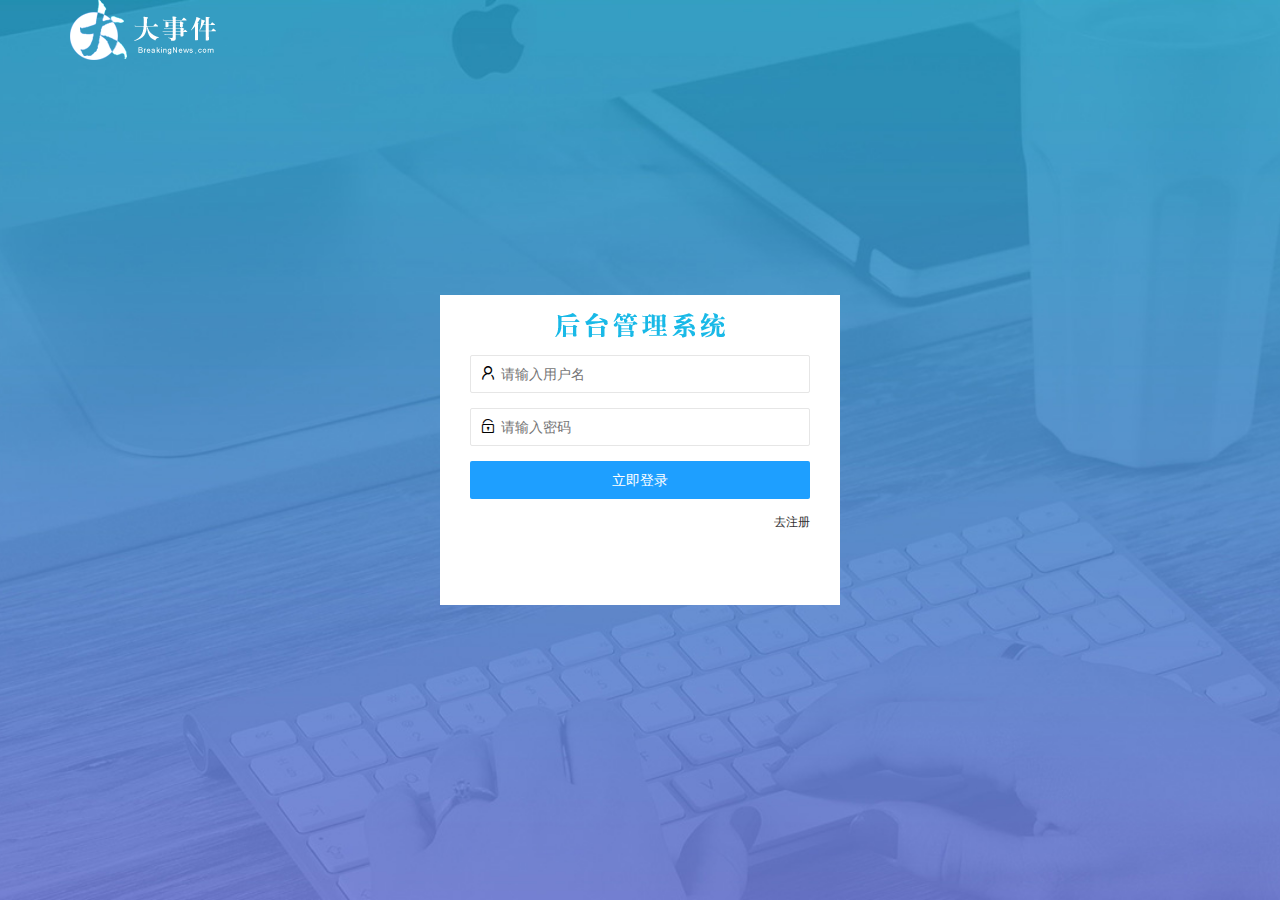
<file: login.html>
<!DOCTYPE html>
<html lang="en">
<head>
    <meta charset="UTF-8">
    <meta http-equiv="X-UA-Compatible" content="IE=edge">
    <meta name="viewport" content="width=device-width, initial-scale=1.0">
    <title>大事件-登录/注册</title>
    <link rel="stylesheet" href="./assets/css/login.css">
    <link rel="stylesheet" href="./assets/lib/layui/css/layui.css">
</head>
<body>
    <!-- 头部的logo区域 -->
    <div class="layui-main">
    <img src="./assets/images/logo.png" alt="">
    </div>      
    <!-- 登录的注册区域 -->
     <div class="loginAndRegBox">
         <div class="title-box"></div>
         <!-- 登录的div -->
         <div class="login-box">
            <!-- 登录的标签 *********************-->
            <form class="layui-form" id="form_login">
                <!-- 用户名 -->
                <div class="layui-form-item">
                    <i class="layui-icon layui-icon-username"></i>
                    <input type="text" name="username" required  lay-verify="required" placeholder="请输入用户名" autocomplete="off" class="layui-input">
                </div>
                <!-- 密码 -->
                <div class="layui-form-item">
                    <i class="layui-icon layui-icon-password"></i>
                    <input type="password" name="password" required  lay-verify="required|pwd" placeholder="请输入密码" autocomplete="off" class="layui-input">
                </div>
                <!-- 登录按钮 -->
                <div class="layui-form-item">
                    <!-- 注意:表单的提交按钮和普通按钮的区别,就是lay-submit 属性 -->
                    <button class="layui-btn layui-btn-fluid layui-btn layui-btn-normal" lay-submit >立即登录</button>
                   
                </div>
                <div class="layui-form-item links">
                    <a href="javascript:;" id="link_reg">去注册</a>
                </div>
                </form>
              <!-- javascript 这样不会发生跳转 -->
         </div>
         <!-- 注册的div************************** -->
         <div class="reg-box">
            <form class="layui-form" id="form_reg">
                <!-- 用户名 -->
                <div class="layui-form-item">
                    <i class="layui-icon layui-icon-username"></i>
                    <input type="text" name="username" required  lay-verify="required" placeholder="请输入用户名" autocomplete="off" class="layui-input">
                </div>
                <!-- 密码 -->
                <div class="layui-form-item">
                    <i class="layui-icon layui-icon-password"></i>
                    <input type="password" name="password" required  lay-verify="required|pwd" placeholder="请输入密码" autocomplete="off" class="layui-input">
                </div>
                <!-- 密码确认 -->
                <div class="layui-form-item">
                    <i class="layui-icon layui-icon-password"></i>
                    <input type="password" name="repassword" required  lay-verify="required|pwd|repwd" placeholder="再次确认密码" autocomplete="off" class="layui-input">
                </div>
                <!-- 登录按钮 -->
                <div class="layui-form-item">
                    <!-- 注意:表单的提交按钮和普通按钮的区别,就是lay-submit 属性 -->
                    <button class="layui-btn layui-btn-fluid layui-btn layui-btn-normal" lay-submit >注册</button>
                   
                </div>
                <div class="layui-form-item links">
                    <a href="javascript:;" id="link_login">去登录</a>
                </div>
                </form>
              
         </div>
     </div>
    <!-- 导入layui的js文件 -->
   <script src="./assets/lib/layui/layui.all.js"></script>
    <!-- 导入jquery -->
     <script src="./assets/lib/jquery.js"></script>
     <script src="./assets/js/BaseApi.js"></script>
     <!-- 导入自己的脚本 -->
     <script src="./assets/js/login.js"></script>
</body>
</html>
</file>
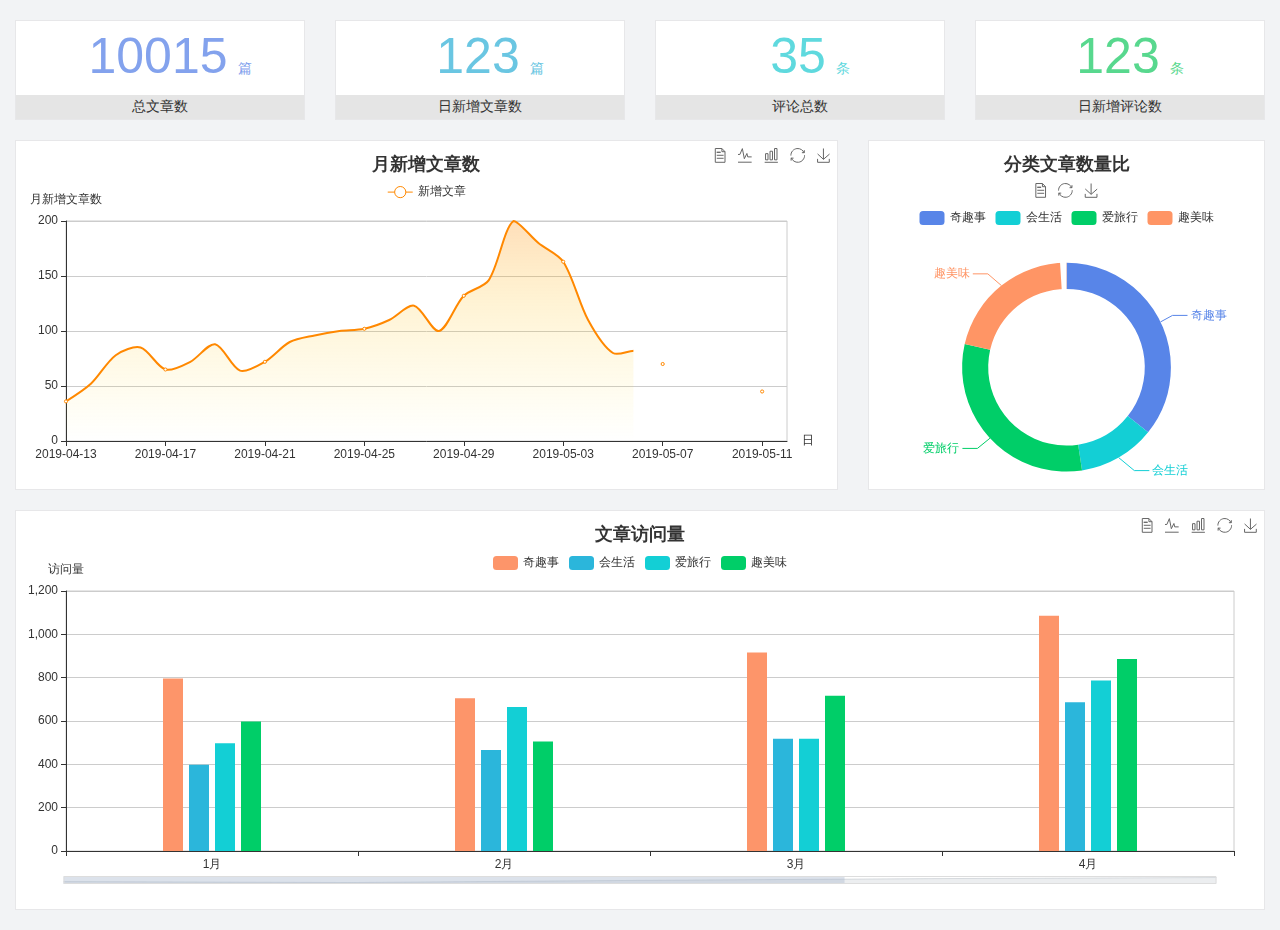
<file: home/dashboard.html>
<!DOCTYPE html>
<html lang="en">

<head>
  <meta charset="UTF-8">
  <meta name="viewport" content="width=device-width, initial-scale=1.0">
  <meta http-equiv="X-UA-Compatible" content="ie=edge">
  <title>图表统计</title>
  <link rel="stylesheet" href="../../assets/lib/bootstrap.css" />
  <link rel="stylesheet" href="../../assets/lib/main.css" />
  <script src="../../assets/lib/jquery.js"></script>
  <script type="text/javascript" src="../../assets/lib/echarts.min.js"></script>
</head>

<body>
  <div class="container-fluid">
    <div class="row spannel_list">
      <div class="col-sm-3 col-xs-6">
        <div class="spannel">
          <em>10015</em><span>篇</span>
          <b>总文章数</b>
        </div>
      </div>
      <div class="col-sm-3 col-xs-6">
        <div class="spannel scolor01">
          <em>123</em><span>篇</span>
          <b>日新增文章数</b>
        </div>
      </div>
      <div class="col-sm-3 col-xs-6">
        <div class="spannel scolor02">
          <em>35</em><span>条</span>
          <b>评论总数</b>
        </div>
      </div>
      <div class="col-sm-3 col-xs-6">
        <div class="spannel scolor03">
          <em>123</em><span>条</span>
          <b>日新增评论数</b>
        </div>
      </div>
    </div>
  </div>

  <div class="container-fluid">
    <div class="row curve-pie">
      <div class="col-lg-8 col-md-8">
        <div class="gragh_pannel" id="curve_show"></div>
      </div>
      <div class="col-lg-4 col-md-4">
        <div class="gragh_pannel" id="pie_show"></div>
      </div>
    </div>
  </div>

  <div class="container-fluid">
    <div class="column_pannel" id="column_show"></div>
  </div>

  <script>
    var oChart = echarts.init(document.getElementById('curve_show'));
    var aList_all = [
      { 'count': 36, 'date': '2019-04-13' },
      { 'count': 52, 'date': '2019-04-14' },
      { 'count': 78, 'date': '2019-04-15' },
      { 'count': 85, 'date': '2019-04-16' },
      { 'count': 65, 'date': '2019-04-17' },
      { 'count': 72, 'date': '2019-04-18' },
      { 'count': 88, 'date': '2019-04-19' },
      { 'count': 64, 'date': '2019-04-20' },
      { 'count': 72, 'date': '2019-04-21' },
      { 'count': 90, 'date': '2019-04-22' },
      { 'count': 96, 'date': '2019-04-23' },
      { 'count': 100, 'date': '2019-04-24' },
      { 'count': 102, 'date': '2019-04-25' },
      { 'count': 110, 'date': '2019-04-26' },
      { 'count': 123, 'date': '2019-04-27' },
      { 'count': 100, 'date': '2019-04-28' },
      { 'count': 132, 'date': '2019-04-29' },
      { 'count': 146, 'date': '2019-04-30' },
      { 'count': 200, 'date': '2019-05-01' },
      { 'count': 180, 'date': '2019-05-02' },
      { 'count': 163, 'date': '2019-05-03' },
      { 'count': 110, 'date': '2019-05-04' },
      { 'count': 80, 'date': '2019-05-05' },
      { 'count': 82, 'date': '2019-05-06' },
      { 'count': 70, 'date': '2019-05-07' },
      { 'count': 65, 'date': '2019-05-08' },
      { 'count': 54, 'date': '2019-05-09' },
      { 'count': 40, 'date': '2019-05-10' },
      { 'count': 45, 'date': '2019-05-11' },
      { 'count': 38, 'date': '2019-05-12' },
    ];

    let aCount = [];
    let aDate = [];

    for (var i = 0; i < aList_all.length; i++) {
      aCount.push(aList_all[i].count);
      aDate.push(aList_all[i].date);
    }

    var chartopt = {
      title: {
        text: '月新增文章数',
        left: 'center',
        top: '10'
      },
      tooltip: {
        trigger: 'axis'
      },
      legend: {
        data: ['新增文章'],
        top: '40'
      },
      toolbox: {
        show: true,
        feature: {
          mark: { show: true },
          dataView: { show: true, readOnly: false },
          magicType: { show: true, type: ['line', 'bar'] },
          restore: { show: true },
          saveAsImage: { show: true }
        }
      },
      calculable: true,
      xAxis: [
        {
          name: '日',
          type: 'category',
          boundaryGap: false,
          data: aDate
        }
      ],
      yAxis: [
        {
          name: '月新增文章数',
          type: 'value'
        }
      ],
      series: [
        {
          name: '新增文章',
          type: 'line',
          smooth: true,
          itemStyle: { normal: { areaStyle: { type: 'default' }, color: '#f80' }, lineStyle: { color: '#f80' } },
          data: aCount
        }],
      areaStyle: {
        normal: {
          color: new echarts.graphic.LinearGradient(0, 0, 0, 1, [{
            offset: 0,
            color: 'rgba(255,136,0,0.39)'
          }, {
            offset: .34,
            color: 'rgba(255,180,0,0.25)'
          }, {
            offset: 1,
            color: 'rgba(255,222,0,0.00)'
          }])

        }
      },
      grid: {
        show: true,
        x: 50,
        x2: 50,
        y: 80,
        height: 220
      }
    };

    oChart.setOption(chartopt);


    var oPie = echarts.init(document.getElementById('pie_show'));
    var oPieopt =
    {
      title: {
        top: 10,
        text: '分类文章数量比',
        x: 'center'
      },
      tooltip: {
        trigger: 'item',
        formatter: "{a} <br/>{b} : {c} ({d}%)"
      },
      color: ['#5885e8', '#13cfd5', '#00ce68', '#ff9565'],
      legend: {
        x: 'center',
        top: 65,
        data: ['奇趣事', '会生活', '爱旅行', '趣美味']
      },
      toolbox: {
        show: true,
        x: 'center',
        top: 35,
        feature: {
          mark: { show: true },
          dataView: { show: true, readOnly: false },
          magicType: {
            show: true,
            type: ['pie', 'funnel'],
            option: {
              funnel: {
                x: '25%',
                width: '50%',
                funnelAlign: 'left',
                max: 1548
              }
            }
          },
          restore: { show: true },
          saveAsImage: { show: true }
        }
      },
      calculable: true,
      series: [
        {
          name: '访问来源',
          type: 'pie',
          radius: ['45%', '60%'],
          center: ['50%', '65%'],
          data: [
            { value: 300, name: '奇趣事' },
            { value: 100, name: '会生活' },
            { value: 260, name: '爱旅行' },
            { value: 180, name: '趣美味' }
          ]
        }
      ]
    };
    oPie.setOption(oPieopt);



    var oColumn = this.echarts.init(document.getElementById('column_show'));
    var oColumnopt =
    {
      title: {
        text: '文章访问量',
        left: 'center',
        top: '10'
      },
      tooltip: {
        trigger: 'axis'
      },
      legend: {
        data: ['奇趣事', '会生活', '爱旅行', '趣美味'],
        top: '40'
      },
      toolbox: {
        show: true,
        feature: {
          mark: { show: true },
          dataView: { show: true, readOnly: false },
          magicType: { show: true, type: ['line', 'bar'] },
          restore: { show: true },
          saveAsImage: { show: true }
        }
      },
      calculable: true,
      xAxis: [
        {
          type: 'category',
          data: ['1月', '2月', '3月', '4月', '5月']
        }
      ],
      yAxis: [
        {
          name: '访问量',
          type: 'value'
        }
      ],
      series: [
        {
          name: '奇趣事',
          type: 'bar',
          barWidth: 20,
          itemStyle: {
            normal: { areaStyle: { type: 'default' }, color: '#fd956a' }
          },
          data: [800, 708, 920, 1090, 1200]
        },
        {
          name: '会生活',
          type: 'bar',
          barWidth: 20,
          itemStyle: {
            normal: { areaStyle: { type: 'default' }, color: '#2bb6db' }
          },
          data: [400, 468, 520, 690, 800]
        },
        {
          name: '爱旅行',
          type: 'bar',
          barWidth: 20,
          itemStyle: {
            normal: { areaStyle: { type: 'default' }, color: '#13cfd5' }
          },
          data: [500, 668, 520, 790, 900]
        },
        {
          name: '趣美味',
          type: 'bar',
          barWidth: 20,
          itemStyle: {
            normal: { areaStyle: { type: 'default' }, color: '#00ce68' }
          },
          data: [600, 508, 720, 890, 1000]
        }
      ],
      grid: {
        show: true,
        x: 50,
        x2: 30,
        y: 80,
        height: 260
      },
      dataZoom: [//给x轴设置滚动条
        {
          start: 0,//默认为0
          end: 100 - 1000 / 31,//默认为100
          type: 'slider',
          show: true,
          xAxisIndex: [0],
          handleSize: 0,//滑动条的 左右2个滑动条的大小
          height: 8,//组件高度
          left: 45, //左边的距离
          right: 50,//右边的距离
          bottom: 26,//右边的距离
          handleColor: '#ddd',//h滑动图标的颜色
          handleStyle: {
            borderColor: "#cacaca",
            borderWidth: "1",
            shadowBlur: 2,
            background: "#ddd",
            shadowColor: "#ddd",
          }
        }]
    };
    oColumn.setOption(oColumnopt);
  </script>
</body>

</html>
</file>
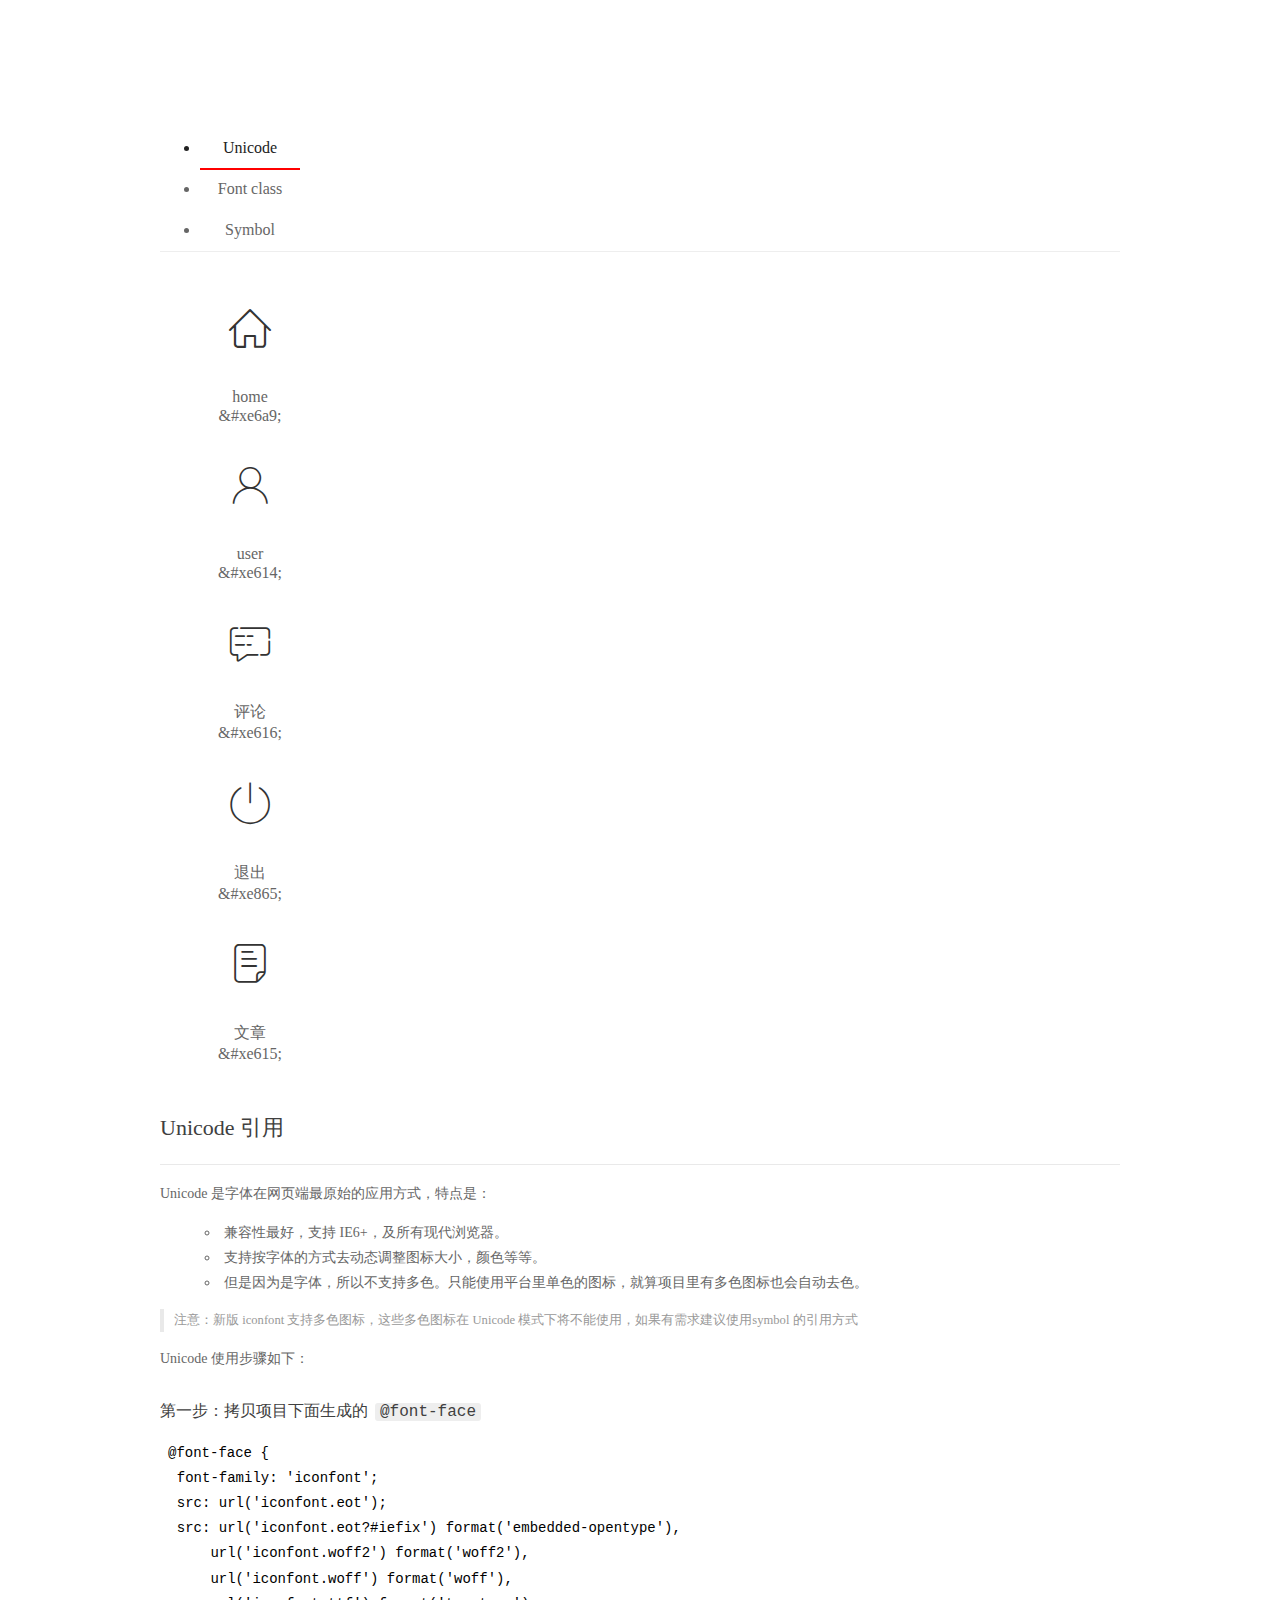
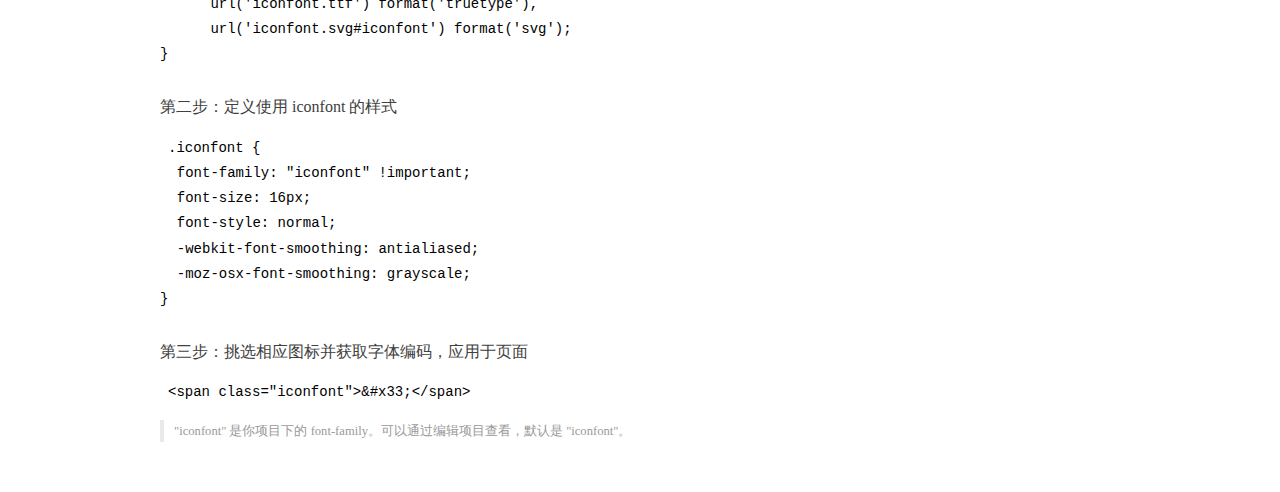
<file: assets/fonts/demo_index.html>
<!DOCTYPE html>
<html>
<head>
  <meta charset="utf-8"/>
  <title>IconFont Demo</title>
  <link rel="shortcut icon" href="https://gtms04.alicdn.com/tps/i4/TB1_oz6GVXXXXaFXpXXJDFnIXXX-64-64.ico" type="image/x-icon"/>
  <link rel="stylesheet" href="https://g.alicdn.com/thx/cube/1.3.2/cube.min.css">
  <link rel="stylesheet" href="demo.css">
  <link rel="stylesheet" href="iconfont.css">
  <script src="iconfont.js"></script>
  <!-- jQuery -->
  <script src="https://a1.alicdn.com/oss/uploads/2018/12/26/7bfddb60-08e8-11e9-9b04-53e73bb6408b.js"></script>
  <!-- 代码高亮 -->
  <script src="https://a1.alicdn.com/oss/uploads/2018/12/26/a3f714d0-08e6-11e9-8a15-ebf944d7534c.js"></script>
</head>
<body>
  <div class="main">
    <h1 class="logo"><a href="https://www.iconfont.cn/" title="iconfont 首页" target="_blank">&#xe86b;</a></h1>
    <div class="nav-tabs">
      <ul id="tabs" class="dib-box">
        <li class="dib active"><span>Unicode</span></li>
        <li class="dib"><span>Font class</span></li>
        <li class="dib"><span>Symbol</span></li>
      </ul>
      
    </div>
    <div class="tab-container">
      <div class="content unicode" style="display: block;">
          <ul class="icon_lists dib-box">
          
            <li class="dib">
              <span class="icon iconfont">&#xe6a9;</span>
                <div class="name">home</div>
                <div class="code-name">&amp;#xe6a9;</div>
              </li>
          
            <li class="dib">
              <span class="icon iconfont">&#xe614;</span>
                <div class="name">user</div>
                <div class="code-name">&amp;#xe614;</div>
              </li>
          
            <li class="dib">
              <span class="icon iconfont">&#xe616;</span>
                <div class="name">评论</div>
                <div class="code-name">&amp;#xe616;</div>
              </li>
          
            <li class="dib">
              <span class="icon iconfont">&#xe865;</span>
                <div class="name">退出</div>
                <div class="code-name">&amp;#xe865;</div>
              </li>
          
            <li class="dib">
              <span class="icon iconfont">&#xe615;</span>
                <div class="name">文章</div>
                <div class="code-name">&amp;#xe615;</div>
              </li>
          
          </ul>
          <div class="article markdown">
          <h2 id="unicode-">Unicode 引用</h2>
          <hr>

          <p>Unicode 是字体在网页端最原始的应用方式，特点是：</p>
          <ul>
            <li>兼容性最好，支持 IE6+，及所有现代浏览器。</li>
            <li>支持按字体的方式去动态调整图标大小，颜色等等。</li>
            <li>但是因为是字体，所以不支持多色。只能使用平台里单色的图标，就算项目里有多色图标也会自动去色。</li>
          </ul>
          <blockquote>
            <p>注意：新版 iconfont 支持多色图标，这些多色图标在 Unicode 模式下将不能使用，如果有需求建议使用symbol 的引用方式</p>
          </blockquote>
          <p>Unicode 使用步骤如下：</p>
          <h3 id="-font-face">第一步：拷贝项目下面生成的 <code>@font-face</code></h3>
<pre><code class="language-css"
>@font-face {
  font-family: 'iconfont';
  src: url('iconfont.eot');
  src: url('iconfont.eot?#iefix') format('embedded-opentype'),
      url('iconfont.woff2') format('woff2'),
      url('iconfont.woff') format('woff'),
      url('iconfont.ttf') format('truetype'),
      url('iconfont.svg#iconfont') format('svg');
}
</code></pre>
          <h3 id="-iconfont-">第二步：定义使用 iconfont 的样式</h3>
<pre><code class="language-css"
>.iconfont {
  font-family: "iconfont" !important;
  font-size: 16px;
  font-style: normal;
  -webkit-font-smoothing: antialiased;
  -moz-osx-font-smoothing: grayscale;
}
</code></pre>
          <h3 id="-">第三步：挑选相应图标并获取字体编码，应用于页面</h3>
<pre>
<code class="language-html"
>&lt;span class="iconfont"&gt;&amp;#x33;&lt;/span&gt;
</code></pre>
          <blockquote>
            <p>"iconfont" 是你项目下的 font-family。可以通过编辑项目查看，默认是 "iconfont"。</p>
          </blockquote>
          </div>
      </div>
      <div class="content font-class">
        <ul class="icon_lists dib-box">
          
          <li class="dib">
            <span class="icon iconfont icon-home"></span>
            <div class="name">
              home
            </div>
            <div class="code-name">.icon-home
            </div>
          </li>
          
          <li class="dib">
            <span class="icon iconfont icon-user"></span>
            <div class="name">
              user
            </div>
            <div class="code-name">.icon-user
            </div>
          </li>
          
          <li class="dib">
            <span class="icon iconfont icon-pinglun"></span>
            <div class="name">
              评论
            </div>
            <div class="code-name">.icon-pinglun
            </div>
          </li>
          
          <li class="dib">
            <span class="icon iconfont icon-tuichu"></span>
            <div class="name">
              退出
            </div>
            <div class="code-name">.icon-tuichu
            </div>
          </li>
          
          <li class="dib">
            <span class="icon iconfont icon-16"></span>
            <div class="name">
              文章
            </div>
            <div class="code-name">.icon-16
            </div>
          </li>
          
        </ul>
        <div class="article markdown">
        <h2 id="font-class-">font-class 引用</h2>
        <hr>

        <p>font-class 是 Unicode 使用方式的一种变种，主要是解决 Unicode 书写不直观，语意不明确的问题。</p>
        <p>与 Unicode 使用方式相比，具有如下特点：</p>
        <ul>
          <li>兼容性良好，支持 IE8+，及所有现代浏览器。</li>
          <li>相比于 Unicode 语意明确，书写更直观。可以很容易分辨这个 icon 是什么。</li>
          <li>因为使用 class 来定义图标，所以当要替换图标时，只需要修改 class 里面的 Unicode 引用。</li>
          <li>不过因为本质上还是使用的字体，所以多色图标还是不支持的。</li>
        </ul>
        <p>使用步骤如下：</p>
        <h3 id="-fontclass-">第一步：引入项目下面生成的 fontclass 代码：</h3>
<pre><code class="language-html">&lt;link rel="stylesheet" href="./iconfont.css"&gt;
</code></pre>
        <h3 id="-">第二步：挑选相应图标并获取类名，应用于页面：</h3>
<pre><code class="language-html">&lt;span class="iconfont icon-xxx"&gt;&lt;/span&gt;
</code></pre>
        <blockquote>
          <p>"
            iconfont" 是你项目下的 font-family。可以通过编辑项目查看，默认是 "iconfont"。</p>
        </blockquote>
      </div>
      </div>
      <div class="content symbol">
          <ul class="icon_lists dib-box">
          
            <li class="dib">
                <svg class="icon svg-icon" aria-hidden="true">
                  <use xlink:href="#icon-home"></use>
                </svg>
                <div class="name">home</div>
                <div class="code-name">#icon-home</div>
            </li>
          
            <li class="dib">
                <svg class="icon svg-icon" aria-hidden="true">
                  <use xlink:href="#icon-user"></use>
                </svg>
                <div class="name">user</div>
                <div class="code-name">#icon-user</div>
            </li>
          
            <li class="dib">
                <svg class="icon svg-icon" aria-hidden="true">
                  <use xlink:href="#icon-pinglun"></use>
                </svg>
                <div class="name">评论</div>
                <div class="code-name">#icon-pinglun</div>
            </li>
          
            <li class="dib">
                <svg class="icon svg-icon" aria-hidden="true">
                  <use xlink:href="#icon-tuichu"></use>
                </svg>
                <div class="name">退出</div>
                <div class="code-name">#icon-tuichu</div>
            </li>
          
            <li class="dib">
                <svg class="icon svg-icon" aria-hidden="true">
                  <use xlink:href="#icon-16"></use>
                </svg>
                <div class="name">文章</div>
                <div class="code-name">#icon-16</div>
            </li>
          
          </ul>
          <div class="article markdown">
          <h2 id="symbol-">Symbol 引用</h2>
          <hr>

          <p>这是一种全新的使用方式，应该说这才是未来的主流，也是平台目前推荐的用法。相关介绍可以参考这篇<a href="">文章</a>
            这种用法其实是做了一个 SVG 的集合，与另外两种相比具有如下特点：</p>
          <ul>
            <li>支持多色图标了，不再受单色限制。</li>
            <li>通过一些技巧，支持像字体那样，通过 <code>font-size</code>, <code>color</code> 来调整样式。</li>
            <li>兼容性较差，支持 IE9+，及现代浏览器。</li>
            <li>浏览器渲染 SVG 的性能一般，还不如 png。</li>
          </ul>
          <p>使用步骤如下：</p>
          <h3 id="-symbol-">第一步：引入项目下面生成的 symbol 代码：</h3>
<pre><code class="language-html">&lt;script src="./iconfont.js"&gt;&lt;/script&gt;
</code></pre>
          <h3 id="-css-">第二步：加入通用 CSS 代码（引入一次就行）：</h3>
<pre><code class="language-html">&lt;style&gt;
.icon {
  width: 1em;
  height: 1em;
  vertical-align: -0.15em;
  fill: currentColor;
  overflow: hidden;
}
&lt;/style&gt;
</code></pre>
          <h3 id="-">第三步：挑选相应图标并获取类名，应用于页面：</h3>
<pre><code class="language-html">&lt;svg class="icon" aria-hidden="true"&gt;
  &lt;use xlink:href="#icon-xxx"&gt;&lt;/use&gt;
&lt;/svg&gt;
</code></pre>
          </div>
      </div>

    </div>
  </div>
  <script>
  $(document).ready(function () {
      $('.tab-container .content:first').show()

      $('#tabs li').click(function (e) {
        var tabContent = $('.tab-container .content')
        var index = $(this).index()

        if ($(this).hasClass('active')) {
          return
        } else {
          $('#tabs li').removeClass('active')
          $(this).addClass('active')

          tabContent.hide().eq(index).fadeIn()
        }
      })
    })
  </script>
</body>
</html>
</file>
<file: assets/css/login.css>
html,
body{
    margin: 0;
    padding: 0;
    height: 100%;
    width: 100%;
    background: url('../images/login_bg.jpg') no-repeat center;
    background-size: cover;
    
}
.loginAndRegBox{
    width: 400px;
    height: 310px;
    background-color: #fff;
    position: absolute;
    top: 0;
    left: 0;
    right: 0;
    bottom: 0;
    margin: auto;
}

.title-box{
    height: 60px;
    background: url('../images/login_title.png') no-repeat center;
}

.reg-box{
    display: none;
}
.layui-form{
    padding: 0px 30px;

}
.links{
    display: flex;
    justify-content: flex-end;
}
.links a{
    font-size:12px ;
}
.layui-form-item{
    position: relative;
}
.layui-icon{
    position: absolute;
    left: 10px;
    top: 10px;
}
.layui-input{
  text-indent: 20px;
}
</file>
<file: assets/lib/layui/css/layui.css>
/** layui-v2.5.5 MIT License By https://www.layui.com */
 .layui-inline,img{display:inline-block;vertical-align:middle}h1,h2,h3,h4,h5,h6{font-weight:400}.layui-edge,.layui-header,.layui-inline,.layui-main{position:relative}.layui-body,.layui-edge,.layui-elip{overflow:hidden}.layui-btn,.layui-edge,.layui-inline,img{vertical-align:middle}.layui-btn,.layui-disabled,.layui-icon,.layui-unselect{-moz-user-select:none;-webkit-user-select:none;-ms-user-select:none}.layui-elip,.layui-form-checkbox span,.layui-form-pane .layui-form-label{text-overflow:ellipsis;white-space:nowrap}.layui-breadcrumb,.layui-tree-btnGroup{visibility:hidden}blockquote,body,button,dd,div,dl,dt,form,h1,h2,h3,h4,h5,h6,input,li,ol,p,pre,td,textarea,th,ul{margin:0;padding:0;-webkit-tap-highlight-color:rgba(0,0,0,0)}a:active,a:hover{outline:0}img{border:none}li{list-style:none}table{border-collapse:collapse;border-spacing:0}h4,h5,h6{font-size:100%}button,input,optgroup,option,select,textarea{font-family:inherit;font-size:inherit;font-style:inherit;font-weight:inherit;outline:0}pre{white-space:pre-wrap;white-space:-moz-pre-wrap;white-space:-pre-wrap;white-space:-o-pre-wrap;word-wrap:break-word}body{line-height:24px;font:14px Helvetica Neue,Helvetica,PingFang SC,Tahoma,Arial,sans-serif}hr{height:1px;margin:10px 0;border:0;clear:both}a{color:#333;text-decoration:none}a:hover{color:#777}a cite{font-style:normal;*cursor:pointer}.layui-border-box,.layui-border-box *{box-sizing:border-box}.layui-box,.layui-box *{box-sizing:content-box}.layui-clear{clear:both;*zoom:1}.layui-clear:after{content:'\20';clear:both;*zoom:1;display:block;height:0}.layui-inline{*display:inline;*zoom:1}.layui-edge{display:inline-block;width:0;height:0;border-width:6px;border-style:dashed;border-color:transparent}.layui-edge-top{top:-4px;border-bottom-color:#999;border-bottom-style:solid}.layui-edge-right{border-left-color:#999;border-left-style:solid}.layui-edge-bottom{top:2px;border-top-color:#999;border-top-style:solid}.layui-edge-left{border-right-color:#999;border-right-style:solid}.layui-disabled,.layui-disabled:hover{color:#d2d2d2!important;cursor:not-allowed!important}.layui-circle{border-radius:100%}.layui-show{display:block!important}.layui-hide{display:none!important}@font-face{font-family:layui-icon;src:url(../font/iconfont.eot?v=250);src:url(../font/iconfont.eot?v=250#iefix) format('embedded-opentype'),url(../font/iconfont.woff2?v=250) format('woff2'),url(../font/iconfont.woff?v=250) format('woff'),url(../font/iconfont.ttf?v=250) format('truetype'),url(../font/iconfont.svg?v=250#layui-icon) format('svg')}.layui-icon{font-family:layui-icon!important;font-size:16px;font-style:normal;-webkit-font-smoothing:antialiased;-moz-osx-font-smoothing:grayscale}.layui-icon-reply-fill:before{content:"\e611"}.layui-icon-set-fill:before{content:"\e614"}.layui-icon-menu-fill:before{content:"\e60f"}.layui-icon-search:before{content:"\e615"}.layui-icon-share:before{content:"\e641"}.layui-icon-set-sm:before{content:"\e620"}.layui-icon-engine:before{content:"\e628"}.layui-icon-close:before{content:"\1006"}.layui-icon-close-fill:before{content:"\1007"}.layui-icon-chart-screen:before{content:"\e629"}.layui-icon-star:before{content:"\e600"}.layui-icon-circle-dot:before{content:"\e617"}.layui-icon-chat:before{content:"\e606"}.layui-icon-release:before{content:"\e609"}.layui-icon-list:before{content:"\e60a"}.layui-icon-chart:before{content:"\e62c"}.layui-icon-ok-circle:before{content:"\1005"}.layui-icon-layim-theme:before{content:"\e61b"}.layui-icon-table:before{content:"\e62d"}.layui-icon-right:before{content:"\e602"}.layui-icon-left:before{content:"\e603"}.layui-icon-cart-simple:before{content:"\e698"}.layui-icon-face-cry:before{content:"\e69c"}.layui-icon-face-smile:before{content:"\e6af"}.layui-icon-survey:before{content:"\e6b2"}.layui-icon-tree:before{content:"\e62e"}.layui-icon-upload-circle:before{content:"\e62f"}.layui-icon-add-circle:before{content:"\e61f"}.layui-icon-download-circle:before{content:"\e601"}.layui-icon-templeate-1:before{content:"\e630"}.layui-icon-util:before{content:"\e631"}.layui-icon-face-surprised:before{content:"\e664"}.layui-icon-edit:before{content:"\e642"}.layui-icon-speaker:before{content:"\e645"}.layui-icon-down:before{content:"\e61a"}.layui-icon-file:before{content:"\e621"}.layui-icon-layouts:before{content:"\e632"}.layui-icon-rate-half:before{content:"\e6c9"}.layui-icon-add-circle-fine:before{content:"\e608"}.layui-icon-prev-circle:before{content:"\e633"}.layui-icon-read:before{content:"\e705"}.layui-icon-404:before{content:"\e61c"}.layui-icon-carousel:before{content:"\e634"}.layui-icon-help:before{content:"\e607"}.layui-icon-code-circle:before{content:"\e635"}.layui-icon-water:before{content:"\e636"}.layui-icon-username:before{content:"\e66f"}.layui-icon-find-fill:before{content:"\e670"}.layui-icon-about:before{content:"\e60b"}.layui-icon-location:before{content:"\e715"}.layui-icon-up:before{content:"\e619"}.layui-icon-pause:before{content:"\e651"}.layui-icon-date:before{content:"\e637"}.layui-icon-layim-uploadfile:before{content:"\e61d"}.layui-icon-delete:before{content:"\e640"}.layui-icon-play:before{content:"\e652"}.layui-icon-top:before{content:"\e604"}.layui-icon-friends:before{content:"\e612"}.layui-icon-refresh-3:before{content:"\e9aa"}.layui-icon-ok:before{content:"\e605"}.layui-icon-layer:before{content:"\e638"}.layui-icon-face-smile-fine:before{content:"\e60c"}.layui-icon-dollar:before{content:"\e659"}.layui-icon-group:before{content:"\e613"}.layui-icon-layim-download:before{content:"\e61e"}.layui-icon-picture-fine:before{content:"\e60d"}.layui-icon-link:before{content:"\e64c"}.layui-icon-diamond:before{content:"\e735"}.layui-icon-log:before{content:"\e60e"}.layui-icon-rate-solid:before{content:"\e67a"}.layui-icon-fonts-del:before{content:"\e64f"}.layui-icon-unlink:before{content:"\e64d"}.layui-icon-fonts-clear:before{content:"\e639"}.layui-icon-triangle-r:before{content:"\e623"}.layui-icon-circle:before{content:"\e63f"}.layui-icon-radio:before{content:"\e643"}.layui-icon-align-center:before{content:"\e647"}.layui-icon-align-right:before{content:"\e648"}.layui-icon-align-left:before{content:"\e649"}.layui-icon-loading-1:before{content:"\e63e"}.layui-icon-return:before{content:"\e65c"}.layui-icon-fonts-strong:before{content:"\e62b"}.layui-icon-upload:before{content:"\e67c"}.layui-icon-dialogue:before{content:"\e63a"}.layui-icon-video:before{content:"\e6ed"}.layui-icon-headset:before{content:"\e6fc"}.layui-icon-cellphone-fine:before{content:"\e63b"}.layui-icon-add-1:before{content:"\e654"}.layui-icon-face-smile-b:before{content:"\e650"}.layui-icon-fonts-html:before{content:"\e64b"}.layui-icon-form:before{content:"\e63c"}.layui-icon-cart:before{content:"\e657"}.layui-icon-camera-fill:before{content:"\e65d"}.layui-icon-tabs:before{content:"\e62a"}.layui-icon-fonts-code:before{content:"\e64e"}.layui-icon-fire:before{content:"\e756"}.layui-icon-set:before{content:"\e716"}.layui-icon-fonts-u:before{content:"\e646"}.layui-icon-triangle-d:before{content:"\e625"}.layui-icon-tips:before{content:"\e702"}.layui-icon-picture:before{content:"\e64a"}.layui-icon-more-vertical:before{content:"\e671"}.layui-icon-flag:before{content:"\e66c"}.layui-icon-loading:before{content:"\e63d"}.layui-icon-fonts-i:before{content:"\e644"}.layui-icon-refresh-1:before{content:"\e666"}.layui-icon-rmb:before{content:"\e65e"}.layui-icon-home:before{content:"\e68e"}.layui-icon-user:before{content:"\e770"}.layui-icon-notice:before{content:"\e667"}.layui-icon-login-weibo:before{content:"\e675"}.layui-icon-voice:before{content:"\e688"}.layui-icon-upload-drag:before{content:"\e681"}.layui-icon-login-qq:before{content:"\e676"}.layui-icon-snowflake:before{content:"\e6b1"}.layui-icon-file-b:before{content:"\e655"}.layui-icon-template:before{content:"\e663"}.layui-icon-auz:before{content:"\e672"}.layui-icon-console:before{content:"\e665"}.layui-icon-app:before{content:"\e653"}.layui-icon-prev:before{content:"\e65a"}.layui-icon-website:before{content:"\e7ae"}.layui-icon-next:before{content:"\e65b"}.layui-icon-component:before{content:"\e857"}.layui-icon-more:before{content:"\e65f"}.layui-icon-login-wechat:before{content:"\e677"}.layui-icon-shrink-right:before{content:"\e668"}.layui-icon-spread-left:before{content:"\e66b"}.layui-icon-camera:before{content:"\e660"}.layui-icon-note:before{content:"\e66e"}.layui-icon-refresh:before{content:"\e669"}.layui-icon-female:before{content:"\e661"}.layui-icon-male:before{content:"\e662"}.layui-icon-password:before{content:"\e673"}.layui-icon-senior:before{content:"\e674"}.layui-icon-theme:before{content:"\e66a"}.layui-icon-tread:before{content:"\e6c5"}.layui-icon-praise:before{content:"\e6c6"}.layui-icon-star-fill:before{content:"\e658"}.layui-icon-rate:before{content:"\e67b"}.layui-icon-template-1:before{content:"\e656"}.layui-icon-vercode:before{content:"\e679"}.layui-icon-cellphone:before{content:"\e678"}.layui-icon-screen-full:before{content:"\e622"}.layui-icon-screen-restore:before{content:"\e758"}.layui-icon-cols:before{content:"\e610"}.layui-icon-export:before{content:"\e67d"}.layui-icon-print:before{content:"\e66d"}.layui-icon-slider:before{content:"\e714"}.layui-icon-addition:before{content:"\e624"}.layui-icon-subtraction:before{content:"\e67e"}.layui-icon-service:before{content:"\e626"}.layui-icon-transfer:before{content:"\e691"}.layui-main{width:1140px;margin:0 auto}.layui-header{z-index:1000;height:60px}.layui-header a:hover{transition:all .5s;-webkit-transition:all .5s}.layui-side{position:fixed;left:0;top:0;bottom:0;z-index:999;width:200px;overflow-x:hidden}.layui-side-scroll{position:relative;width:220px;height:100%;overflow-x:hidden}.layui-body{position:absolute;left:200px;right:0;top:0;bottom:0;z-index:998;width:auto;overflow-y:auto;box-sizing:border-box}.layui-layout-body{overflow:hidden}.layui-layout-admin .layui-header{background-color:#23262E}.layui-layout-admin .layui-side{top:60px;width:200px;overflow-x:hidden}.layui-layout-admin .layui-body{position:fixed;top:60px;bottom:44px}.layui-layout-admin .layui-main{width:auto;margin:0 15px}.layui-layout-admin .layui-footer{position:fixed;left:200px;right:0;bottom:0;height:44px;line-height:44px;padding:0 15px;background-color:#eee}.layui-layout-admin .layui-logo{position:absolute;left:0;top:0;width:200px;height:100%;line-height:60px;text-align:center;color:#009688;font-size:16px}.layui-layout-admin .layui-header .layui-nav{background:0 0}.layui-layout-left{position:absolute!important;left:200px;top:0}.layui-layout-right{position:absolute!important;right:0;top:0}.layui-container{position:relative;margin:0 auto;padding:0 15px;box-sizing:border-box}.layui-fluid{position:relative;margin:0 auto;padding:0 15px}.layui-row:after,.layui-row:before{content:'';display:block;clear:both}.layui-col-lg1,.layui-col-lg10,.layui-col-lg11,.layui-col-lg12,.layui-col-lg2,.layui-col-lg3,.layui-col-lg4,.layui-col-lg5,.layui-col-lg6,.layui-col-lg7,.layui-col-lg8,.layui-col-lg9,.layui-col-md1,.layui-col-md10,.layui-col-md11,.layui-col-md12,.layui-col-md2,.layui-col-md3,.layui-col-md4,.layui-col-md5,.layui-col-md6,.layui-col-md7,.layui-col-md8,.layui-col-md9,.layui-col-sm1,.layui-col-sm10,.layui-col-sm11,.layui-col-sm12,.layui-col-sm2,.layui-col-sm3,.layui-col-sm4,.layui-col-sm5,.layui-col-sm6,.layui-col-sm7,.layui-col-sm8,.layui-col-sm9,.layui-col-xs1,.layui-col-xs10,.layui-col-xs11,.layui-col-xs12,.layui-col-xs2,.layui-col-xs3,.layui-col-xs4,.layui-col-xs5,.layui-col-xs6,.layui-col-xs7,.layui-col-xs8,.layui-col-xs9{position:relative;display:block;box-sizing:border-box}.layui-col-xs1,.layui-col-xs10,.layui-col-xs11,.layui-col-xs12,.layui-col-xs2,.layui-col-xs3,.layui-col-xs4,.layui-col-xs5,.layui-col-xs6,.layui-col-xs7,.layui-col-xs8,.layui-col-xs9{float:left}.layui-col-xs1{width:8.33333333%}.layui-col-xs2{width:16.66666667%}.layui-col-xs3{width:25%}.layui-col-xs4{width:33.33333333%}.layui-col-xs5{width:41.66666667%}.layui-col-xs6{width:50%}.layui-col-xs7{width:58.33333333%}.layui-col-xs8{width:66.66666667%}.layui-col-xs9{width:75%}.layui-col-xs10{width:83.33333333%}.layui-col-xs11{width:91.66666667%}.layui-col-xs12{width:100%}.layui-col-xs-offset1{margin-left:8.33333333%}.layui-col-xs-offset2{margin-left:16.66666667%}.layui-col-xs-offset3{margin-left:25%}.layui-col-xs-offset4{margin-left:33.33333333%}.layui-col-xs-offset5{margin-left:41.66666667%}.layui-col-xs-offset6{margin-left:50%}.layui-col-xs-offset7{margin-left:58.33333333%}.layui-col-xs-offset8{margin-left:66.66666667%}.layui-col-xs-offset9{margin-left:75%}.layui-col-xs-offset10{margin-left:83.33333333%}.layui-col-xs-offset11{margin-left:91.66666667%}.layui-col-xs-offset12{margin-left:100%}@media screen and (max-width:768px){.layui-hide-xs{display:none!important}.layui-show-xs-block{display:block!important}.layui-show-xs-inline{display:inline!important}.layui-show-xs-inline-block{display:inline-block!important}}@media screen and (min-width:768px){.layui-container{width:750px}.layui-hide-sm{display:none!important}.layui-show-sm-block{display:block!important}.layui-show-sm-inline{display:inline!important}.layui-show-sm-inline-block{display:inline-block!important}.layui-col-sm1,.layui-col-sm10,.layui-col-sm11,.layui-col-sm12,.layui-col-sm2,.layui-col-sm3,.layui-col-sm4,.layui-col-sm5,.layui-col-sm6,.layui-col-sm7,.layui-col-sm8,.layui-col-sm9{float:left}.layui-col-sm1{width:8.33333333%}.layui-col-sm2{width:16.66666667%}.layui-col-sm3{width:25%}.layui-col-sm4{width:33.33333333%}.layui-col-sm5{width:41.66666667%}.layui-col-sm6{width:50%}.layui-col-sm7{width:58.33333333%}.layui-col-sm8{width:66.66666667%}.layui-col-sm9{width:75%}.layui-col-sm10{width:83.33333333%}.layui-col-sm11{width:91.66666667%}.layui-col-sm12{width:100%}.layui-col-sm-offset1{margin-left:8.33333333%}.layui-col-sm-offset2{margin-left:16.66666667%}.layui-col-sm-offset3{margin-left:25%}.layui-col-sm-offset4{margin-left:33.33333333%}.layui-col-sm-offset5{margin-left:41.66666667%}.layui-col-sm-offset6{margin-left:50%}.layui-col-sm-offset7{margin-left:58.33333333%}.layui-col-sm-offset8{margin-left:66.66666667%}.layui-col-sm-offset9{margin-left:75%}.layui-col-sm-offset10{margin-left:83.33333333%}.layui-col-sm-offset11{margin-left:91.66666667%}.layui-col-sm-offset12{margin-left:100%}}@media screen and (min-width:992px){.layui-container{width:970px}.layui-hide-md{display:none!important}.layui-show-md-block{display:block!important}.layui-show-md-inline{display:inline!important}.layui-show-md-inline-block{display:inline-block!important}.layui-col-md1,.layui-col-md10,.layui-col-md11,.layui-col-md12,.layui-col-md2,.layui-col-md3,.layui-col-md4,.layui-col-md5,.layui-col-md6,.layui-col-md7,.layui-col-md8,.layui-col-md9{float:left}.layui-col-md1{width:8.33333333%}.layui-col-md2{width:16.66666667%}.layui-col-md3{width:25%}.layui-col-md4{width:33.33333333%}.layui-col-md5{width:41.66666667%}.layui-col-md6{width:50%}.layui-col-md7{width:58.33333333%}.layui-col-md8{width:66.66666667%}.layui-col-md9{width:75%}.layui-col-md10{width:83.33333333%}.layui-col-md11{width:91.66666667%}.layui-col-md12{width:100%}.layui-col-md-offset1{margin-left:8.33333333%}.layui-col-md-offset2{margin-left:16.66666667%}.layui-col-md-offset3{margin-left:25%}.layui-col-md-offset4{margin-left:33.33333333%}.layui-col-md-offset5{margin-left:41.66666667%}.layui-col-md-offset6{margin-left:50%}.layui-col-md-offset7{margin-left:58.33333333%}.layui-col-md-offset8{margin-left:66.66666667%}.layui-col-md-offset9{margin-left:75%}.layui-col-md-offset10{margin-left:83.33333333%}.layui-col-md-offset11{margin-left:91.66666667%}.layui-col-md-offset12{margin-left:100%}}@media screen and (min-width:1200px){.layui-container{width:1170px}.layui-hide-lg{display:none!important}.layui-show-lg-block{display:block!important}.layui-show-lg-inline{display:inline!important}.layui-show-lg-inline-block{display:inline-block!important}.layui-col-lg1,.layui-col-lg10,.layui-col-lg11,.layui-col-lg12,.layui-col-lg2,.layui-col-lg3,.layui-col-lg4,.layui-col-lg5,.layui-col-lg6,.layui-col-lg7,.layui-col-lg8,.layui-col-lg9{float:left}.layui-col-lg1{width:8.33333333%}.layui-col-lg2{width:16.66666667%}.layui-col-lg3{width:25%}.layui-col-lg4{width:33.33333333%}.layui-col-lg5{width:41.66666667%}.layui-col-lg6{width:50%}.layui-col-lg7{width:58.33333333%}.layui-col-lg8{width:66.66666667%}.layui-col-lg9{width:75%}.layui-col-lg10{width:83.33333333%}.layui-col-lg11{width:91.66666667%}.layui-col-lg12{width:100%}.layui-col-lg-offset1{margin-left:8.33333333%}.layui-col-lg-offset2{margin-left:16.66666667%}.layui-col-lg-offset3{margin-left:25%}.layui-col-lg-offset4{margin-left:33.33333333%}.layui-col-lg-offset5{margin-left:41.66666667%}.layui-col-lg-offset6{margin-left:50%}.layui-col-lg-offset7{margin-left:58.33333333%}.layui-col-lg-offset8{margin-left:66.66666667%}.layui-col-lg-offset9{margin-left:75%}.layui-col-lg-offset10{margin-left:83.33333333%}.layui-col-lg-offset11{margin-left:91.66666667%}.layui-col-lg-offset12{margin-left:100%}}.layui-col-space1{margin:-.5px}.layui-col-space1>*{padding:.5px}.layui-col-space3{margin:-1.5px}.layui-col-space3>*{padding:1.5px}.layui-col-space5{margin:-2.5px}.layui-col-space5>*{padding:2.5px}.layui-col-space8{margin:-3.5px}.layui-col-space8>*{padding:3.5px}.layui-col-space10{margin:-5px}.layui-col-space10>*{padding:5px}.layui-col-space12{margin:-6px}.layui-col-space12>*{padding:6px}.layui-col-space15{margin:-7.5px}.layui-col-space15>*{padding:7.5px}.layui-col-space18{margin:-9px}.layui-col-space18>*{padding:9px}.layui-col-space20{margin:-10px}.layui-col-space20>*{padding:10px}.layui-col-space22{margin:-11px}.layui-col-space22>*{padding:11px}.layui-col-space25{margin:-12.5px}.layui-col-space25>*{padding:12.5px}.layui-col-space30{margin:-15px}.layui-col-space30>*{padding:15px}.layui-btn,.layui-input,.layui-select,.layui-textarea,.layui-upload-button{outline:0;-webkit-appearance:none;transition:all .3s;-webkit-transition:all .3s;box-sizing:border-box}.layui-elem-quote{margin-bottom:10px;padding:15px;line-height:22px;border-left:5px solid #009688;border-radius:0 2px 2px 0;background-color:#f2f2f2}.layui-quote-nm{border-style:solid;border-width:1px 1px 1px 5px;background:0 0}.layui-elem-field{margin-bottom:10px;padding:0;border-width:1px;border-style:solid}.layui-elem-field legend{margin-left:20px;padding:0 10px;font-size:20px;font-weight:300}.layui-field-title{margin:10px 0 20px;border-width:1px 0 0}.layui-field-box{padding:10px 15px}.layui-field-title .layui-field-box{padding:10px 0}.layui-progress{position:relative;height:6px;border-radius:20px;background-color:#e2e2e2}.layui-progress-bar{position:absolute;left:0;top:0;width:0;max-width:100%;height:6px;border-radius:20px;text-align:right;background-color:#5FB878;transition:all .3s;-webkit-transition:all .3s}.layui-progress-big,.layui-progress-big .layui-progress-bar{height:18px;line-height:18px}.layui-progress-text{position:relative;top:-20px;line-height:18px;font-size:12px;color:#666}.layui-progress-big .layui-progress-text{position:static;padding:0 10px;color:#fff}.layui-collapse{border-width:1px;border-style:solid;border-radius:2px}.layui-colla-content,.layui-colla-item{border-top-width:1px;border-top-style:solid}.layui-colla-item:first-child{border-top:none}.layui-colla-title{position:relative;height:42px;line-height:42px;padding:0 15px 0 35px;color:#333;background-color:#f2f2f2;cursor:pointer;font-size:14px;overflow:hidden}.layui-colla-content{display:none;padding:10px 15px;line-height:22px;color:#666}.layui-colla-icon{position:absolute;left:15px;top:0;font-size:14px}.layui-card{margin-bottom:15px;border-radius:2px;background-color:#fff;box-shadow:0 1px 2px 0 rgba(0,0,0,.05)}.layui-card:last-child{margin-bottom:0}.layui-card-header{position:relative;height:42px;line-height:42px;padding:0 15px;border-bottom:1px solid #f6f6f6;color:#333;border-radius:2px 2px 0 0;font-size:14px}.layui-bg-black,.layui-bg-blue,.layui-bg-cyan,.layui-bg-green,.layui-bg-orange,.layui-bg-red{color:#fff!important}.layui-card-body{position:relative;padding:10px 15px;line-height:24px}.layui-card-body[pad15]{padding:15px}.layui-card-body[pad20]{padding:20px}.layui-card-body .layui-table{margin:5px 0}.layui-card .layui-tab{margin:0}.layui-panel-window{position:relative;padding:15px;border-radius:0;border-top:5px solid #E6E6E6;background-color:#fff}.layui-auxiliar-moving{position:fixed;left:0;right:0;top:0;bottom:0;width:100%;height:100%;background:0 0;z-index:9999999999}.layui-form-label,.layui-form-mid,.layui-form-select,.layui-input-block,.layui-input-inline,.layui-textarea{position:relative}.layui-bg-red{background-color:#FF5722!important}.layui-bg-orange{background-color:#FFB800!important}.layui-bg-green{background-color:#009688!important}.layui-bg-cyan{background-color:#2F4056!important}.layui-bg-blue{background-color:#1E9FFF!important}.layui-bg-black{background-color:#393D49!important}.layui-bg-gray{background-color:#eee!important;color:#666!important}.layui-badge-rim,.layui-colla-content,.layui-colla-item,.layui-collapse,.layui-elem-field,.layui-form-pane .layui-form-item[pane],.layui-form-pane .layui-form-label,.layui-input,.layui-layedit,.layui-layedit-tool,.layui-quote-nm,.layui-select,.layui-tab-bar,.layui-tab-card,.layui-tab-title,.layui-tab-title .layui-this:after,.layui-textarea{border-color:#e6e6e6}.layui-timeline-item:before,hr{background-color:#e6e6e6}.layui-text{line-height:22px;font-size:14px;color:#666}.layui-text h1,.layui-text h2,.layui-text h3{font-weight:500;color:#333}.layui-text h1{font-size:30px}.layui-text h2{font-size:24px}.layui-text h3{font-size:18px}.layui-text a:not(.layui-btn){color:#01AAED}.layui-text a:not(.layui-btn):hover{text-decoration:underline}.layui-text ul{padding:5px 0 5px 15px}.layui-text ul li{margin-top:5px;list-style-type:disc}.layui-text em,.layui-word-aux{color:#999!important;padding:0 5px!important}.layui-btn{display:inline-block;height:38px;line-height:38px;padding:0 18px;background-color:#009688;color:#fff;white-space:nowrap;text-align:center;font-size:14px;border:none;border-radius:2px;cursor:pointer}.layui-btn:hover{opacity:.8;filter:alpha(opacity=80);color:#fff}.layui-btn:active{opacity:1;filter:alpha(opacity=100)}.layui-btn+.layui-btn{margin-left:10px}.layui-btn-container{font-size:0}.layui-btn-container .layui-btn{margin-right:10px;margin-bottom:10px}.layui-btn-container .layui-btn+.layui-btn{margin-left:0}.layui-table .layui-btn-container .layui-btn{margin-bottom:9px}.layui-btn-radius{border-radius:100px}.layui-btn .layui-icon{margin-right:3px;font-size:18px;vertical-align:bottom;vertical-align:middle\9}.layui-btn-primary{border:1px solid #C9C9C9;background-color:#fff;color:#555}.layui-btn-primary:hover{border-color:#009688;color:#333}.layui-btn-normal{background-color:#1E9FFF}.layui-btn-warm{background-color:#FFB800}.layui-btn-danger{background-color:#FF5722}.layui-btn-checked{background-color:#5FB878}.layui-btn-disabled,.layui-btn-disabled:active,.layui-btn-disabled:hover{border:1px solid #e6e6e6;background-color:#FBFBFB;color:#C9C9C9;cursor:not-allowed;opacity:1}.layui-btn-lg{height:44px;line-height:44px;padding:0 25px;font-size:16px}.layui-btn-sm{height:30px;line-height:30px;padding:0 10px;font-size:12px}.layui-btn-sm i{font-size:16px!important}.layui-btn-xs{height:22px;line-height:22px;padding:0 5px;font-size:12px}.layui-btn-xs i{font-size:14px!important}.layui-btn-group{display:inline-block;vertical-align:middle;font-size:0}.layui-btn-group .layui-btn{margin-left:0!important;margin-right:0!important;border-left:1px solid rgba(255,255,255,.5);border-radius:0}.layui-btn-group .layui-btn-primary{border-left:none}.layui-btn-group .layui-btn-primary:hover{border-color:#C9C9C9;color:#009688}.layui-btn-group .layui-btn:first-child{border-left:none;border-radius:2px 0 0 2px}.layui-btn-group .layui-btn-primary:first-child{border-left:1px solid #c9c9c9}.layui-btn-group .layui-btn:last-child{border-radius:0 2px 2px 0}.layui-btn-group .layui-btn+.layui-btn{margin-left:0}.layui-btn-group+.layui-btn-group{margin-left:10px}.layui-btn-fluid{width:100%}.layui-input,.layui-select,.layui-textarea{height:38px;line-height:1.3;line-height:38px\9;border-width:1px;border-style:solid;background-color:#fff;border-radius:2px}.layui-input::-webkit-input-placeholder,.layui-select::-webkit-input-placeholder,.layui-textarea::-webkit-input-placeholder{line-height:1.3}.layui-input,.layui-textarea{display:block;width:100%;padding-left:10px}.layui-input:hover,.layui-textarea:hover{border-color:#D2D2D2!important}.layui-input:focus,.layui-textarea:focus{border-color:#C9C9C9!important}.layui-textarea{min-height:100px;height:auto;line-height:20px;padding:6px 10px;resize:vertical}.layui-select{padding:0 10px}.layui-form input[type=checkbox],.layui-form input[type=radio],.layui-form select{display:none}.layui-form [lay-ignore]{display:initial}.layui-form-item{margin-bottom:15px;clear:both;*zoom:1}.layui-form-item:after{content:'\20';clear:both;*zoom:1;display:block;height:0}.layui-form-label{float:left;display:block;padding:9px 15px;width:80px;font-weight:400;line-height:20px;text-align:right}.layui-form-label-col{display:block;float:none;padding:9px 0;line-height:20px;text-align:left}.layui-form-item .layui-inline{margin-bottom:5px;margin-right:10px}.layui-input-block{margin-left:110px;min-height:36px}.layui-input-inline{display:inline-block;vertical-align:middle}.layui-form-item .layui-input-inline{float:left;width:190px;margin-right:10px}.layui-form-text .layui-input-inline{width:auto}.layui-form-mid{float:left;display:block;padding:9px 0!important;line-height:20px;margin-right:10px}.layui-form-danger+.layui-form-select .layui-input,.layui-form-danger:focus{border-color:#FF5722!important}.layui-form-select .layui-input{padding-right:30px;cursor:pointer}.layui-form-select .layui-edge{position:absolute;right:10px;top:50%;margin-top:-3px;cursor:pointer;border-width:6px;border-top-color:#c2c2c2;border-top-style:solid;transition:all .3s;-webkit-transition:all .3s}.layui-form-select dl{display:none;position:absolute;left:0;top:42px;padding:5px 0;z-index:899;min-width:100%;border:1px solid #d2d2d2;max-height:300px;overflow-y:auto;background-color:#fff;border-radius:2px;box-shadow:0 2px 4px rgba(0,0,0,.12);box-sizing:border-box}.layui-form-select dl dd,.layui-form-select dl dt{padding:0 10px;line-height:36px;white-space:nowrap;overflow:hidden;text-overflow:ellipsis}.layui-form-select dl dt{font-size:12px;color:#999}.layui-form-select dl dd{cursor:pointer}.layui-form-select dl dd:hover{background-color:#f2f2f2;-webkit-transition:.5s all;transition:.5s all}.layui-form-select .layui-select-group dd{padding-left:20px}.layui-form-select dl dd.layui-select-tips{padding-left:10px!important;color:#999}.layui-form-select dl dd.layui-this{background-color:#5FB878;color:#fff}.layui-form-checkbox,.layui-form-select dl dd.layui-disabled{background-color:#fff}.layui-form-selected dl{display:block}.layui-form-checkbox,.layui-form-checkbox *,.layui-form-switch{display:inline-block;vertical-align:middle}.layui-form-selected .layui-edge{margin-top:-9px;-webkit-transform:rotate(180deg);transform:rotate(180deg);margin-top:-3px\9}:root .layui-form-selected .layui-edge{margin-top:-9px\0/IE9}.layui-form-selectup dl{top:auto;bottom:42px}.layui-select-none{margin:5px 0;text-align:center;color:#999}.layui-select-disabled .layui-disabled{border-color:#eee!important}.layui-select-disabled .layui-edge{border-top-color:#d2d2d2}.layui-form-checkbox{position:relative;height:30px;line-height:30px;margin-right:10px;padding-right:30px;cursor:pointer;font-size:0;-webkit-transition:.1s linear;transition:.1s linear;box-sizing:border-box}.layui-form-checkbox span{padding:0 10px;height:100%;font-size:14px;border-radius:2px 0 0 2px;background-color:#d2d2d2;color:#fff;overflow:hidden}.layui-form-checkbox:hover span{background-color:#c2c2c2}.layui-form-checkbox i{position:absolute;right:0;top:0;width:30px;height:28px;border:1px solid #d2d2d2;border-left:none;border-radius:0 2px 2px 0;color:#fff;font-size:20px;text-align:center}.layui-form-checkbox:hover i{border-color:#c2c2c2;color:#c2c2c2}.layui-form-checked,.layui-form-checked:hover{border-color:#5FB878}.layui-form-checked span,.layui-form-checked:hover span{background-color:#5FB878}.layui-form-checked i,.layui-form-checked:hover i{color:#5FB878}.layui-form-item .layui-form-checkbox{margin-top:4px}.layui-form-checkbox[lay-skin=primary]{height:auto!important;line-height:normal!important;min-width:18px;min-height:18px;border:none!important;margin-right:0;padding-left:28px;padding-right:0;background:0 0}.layui-form-checkbox[lay-skin=primary] span{padding-left:0;padding-right:15px;line-height:18px;background:0 0;color:#666}.layui-form-checkbox[lay-skin=primary] i{right:auto;left:0;width:16px;height:16px;line-height:16px;border:1px solid #d2d2d2;font-size:12px;border-radius:2px;background-color:#fff;-webkit-transition:.1s linear;transition:.1s linear}.layui-form-checkbox[lay-skin=primary]:hover i{border-color:#5FB878;color:#fff}.layui-form-checked[lay-skin=primary] i{border-color:#5FB878!important;background-color:#5FB878;color:#fff}.layui-checkbox-disbaled[lay-skin=primary] span{background:0 0!important;color:#c2c2c2}.layui-checkbox-disbaled[lay-skin=primary]:hover i{border-color:#d2d2d2}.layui-form-item .layui-form-checkbox[lay-skin=primary]{margin-top:10px}.layui-form-switch{position:relative;height:22px;line-height:22px;min-width:35px;padding:0 5px;margin-top:8px;border:1px solid #d2d2d2;border-radius:20px;cursor:pointer;background-color:#fff;-webkit-transition:.1s linear;transition:.1s linear}.layui-form-switch i{position:absolute;left:5px;top:3px;width:16px;height:16px;border-radius:20px;background-color:#d2d2d2;-webkit-transition:.1s linear;transition:.1s linear}.layui-form-switch em{position:relative;top:0;width:25px;margin-left:21px;padding:0!important;text-align:center!important;color:#999!important;font-style:normal!important;font-size:12px}.layui-form-onswitch{border-color:#5FB878;background-color:#5FB878}.layui-checkbox-disbaled,.layui-checkbox-disbaled i{border-color:#e2e2e2!important}.layui-form-onswitch i{left:100%;margin-left:-21px;background-color:#fff}.layui-form-onswitch em{margin-left:5px;margin-right:21px;color:#fff!important}.layui-checkbox-disbaled span{background-color:#e2e2e2!important}.layui-checkbox-disbaled:hover i{color:#fff!important}[lay-radio]{display:none}.layui-form-radio,.layui-form-radio *{display:inline-block;vertical-align:middle}.layui-form-radio{line-height:28px;margin:6px 10px 0 0;padding-right:10px;cursor:pointer;font-size:0}.layui-form-radio *{font-size:14px}.layui-form-radio>i{margin-right:8px;font-size:22px;color:#c2c2c2}.layui-form-radio>i:hover,.layui-form-radioed>i{color:#5FB878}.layui-radio-disbaled>i{color:#e2e2e2!important}.layui-form-pane .layui-form-label{width:110px;padding:8px 15px;height:38px;line-height:20px;border-width:1px;border-style:solid;border-radius:2px 0 0 2px;text-align:center;background-color:#FBFBFB;overflow:hidden;box-sizing:border-box}.layui-form-pane .layui-input-inline{margin-left:-1px}.layui-form-pane .layui-input-block{margin-left:110px;left:-1px}.layui-form-pane .layui-input{border-radius:0 2px 2px 0}.layui-form-pane .layui-form-text .layui-form-label{float:none;width:100%;border-radius:2px;box-sizing:border-box;text-align:left}.layui-form-pane .layui-form-text .layui-input-inline{display:block;margin:0;top:-1px;clear:both}.layui-form-pane .layui-form-text .layui-input-block{margin:0;left:0;top:-1px}.layui-form-pane .layui-form-text .layui-textarea{min-height:100px;border-radius:0 0 2px 2px}.layui-form-pane .layui-form-checkbox{margin:4px 0 4px 10px}.layui-form-pane .layui-form-radio,.layui-form-pane .layui-form-switch{margin-top:6px;margin-left:10px}.layui-form-pane .layui-form-item[pane]{position:relative;border-width:1px;border-style:solid}.layui-form-pane .layui-form-item[pane] .layui-form-label{position:absolute;left:0;top:0;height:100%;border-width:0 1px 0 0}.layui-form-pane .layui-form-item[pane] .layui-input-inline{margin-left:110px}@media screen and (max-width:450px){.layui-form-item .layui-form-label{text-overflow:ellipsis;overflow:hidden;white-space:nowrap}.layui-form-item .layui-inline{display:block;margin-right:0;margin-bottom:20px;clear:both}.layui-form-item .layui-inline:after{content:'\20';clear:both;display:block;height:0}.layui-form-item .layui-input-inline{display:block;float:none;left:-3px;width:auto;margin:0 0 10px 112px}.layui-form-item .layui-input-inline+.layui-form-mid{margin-left:110px;top:-5px;padding:0}.layui-form-item .layui-form-checkbox{margin-right:5px;margin-bottom:5px}}.layui-layedit{border-width:1px;border-style:solid;border-radius:2px}.layui-layedit-tool{padding:3px 5px;border-bottom-width:1px;border-bottom-style:solid;font-size:0}.layedit-tool-fixed{position:fixed;top:0;border-top:1px solid #e2e2e2}.layui-layedit-tool .layedit-tool-mid,.layui-layedit-tool .layui-icon{display:inline-block;vertical-align:middle;text-align:center;font-size:14px}.layui-layedit-tool .layui-icon{position:relative;width:32px;height:30px;line-height:30px;margin:3px 5px;color:#777;cursor:pointer;border-radius:2px}.layui-layedit-tool .layui-icon:hover{color:#393D49}.layui-layedit-tool .layui-icon:active{color:#000}.layui-layedit-tool .layedit-tool-active{background-color:#e2e2e2;color:#000}.layui-layedit-tool .layui-disabled,.layui-layedit-tool .layui-disabled:hover{color:#d2d2d2;cursor:not-allowed}.layui-layedit-tool .layedit-tool-mid{width:1px;height:18px;margin:0 10px;background-color:#d2d2d2}.layedit-tool-html{width:50px!important;font-size:30px!important}.layedit-tool-b,.layedit-tool-code,.layedit-tool-help{font-size:16px!important}.layedit-tool-d,.layedit-tool-face,.layedit-tool-image,.layedit-tool-unlink{font-size:18px!important}.layedit-tool-image input{position:absolute;font-size:0;left:0;top:0;width:100%;height:100%;opacity:.01;filter:Alpha(opacity=1);cursor:pointer}.layui-layedit-iframe iframe{display:block;width:100%}#LAY_layedit_code{overflow:hidden}.layui-laypage{display:inline-block;*display:inline;*zoom:1;vertical-align:middle;margin:10px 0;font-size:0}.layui-laypage>a:first-child,.layui-laypage>a:first-child em{border-radius:2px 0 0 2px}.layui-laypage>a:last-child,.layui-laypage>a:last-child em{border-radius:0 2px 2px 0}.layui-laypage>:first-child{margin-left:0!important}.layui-laypage>:last-child{margin-right:0!important}.layui-laypage a,.layui-laypage button,.layui-laypage input,.layui-laypage select,.layui-laypage span{border:1px solid #e2e2e2}.layui-laypage a,.layui-laypage span{display:inline-block;*display:inline;*zoom:1;vertical-align:middle;padding:0 15px;height:28px;line-height:28px;margin:0 -1px 5px 0;background-color:#fff;color:#333;font-size:12px}.layui-flow-more a *,.layui-laypage input,.layui-table-view select[lay-ignore]{display:inline-block}.layui-laypage a:hover{color:#009688}.layui-laypage em{font-style:normal}.layui-laypage .layui-laypage-spr{color:#999;font-weight:700}.layui-laypage a{text-decoration:none}.layui-laypage .layui-laypage-curr{position:relative}.layui-laypage .layui-laypage-curr em{position:relative;color:#fff}.layui-laypage .layui-laypage-curr .layui-laypage-em{position:absolute;left:-1px;top:-1px;padding:1px;width:100%;height:100%;background-color:#009688}.layui-laypage-em{border-radius:2px}.layui-laypage-next em,.layui-laypage-prev em{font-family:Sim sun;font-size:16px}.layui-laypage .layui-laypage-count,.layui-laypage .layui-laypage-limits,.layui-laypage .layui-laypage-refresh,.layui-laypage .layui-laypage-skip{margin-left:10px;margin-right:10px;padding:0;border:none}.layui-laypage .layui-laypage-limits,.layui-laypage .layui-laypage-refresh{vertical-align:top}.layui-laypage .layui-laypage-refresh i{font-size:18px;cursor:pointer}.layui-laypage select{height:22px;padding:3px;border-radius:2px;cursor:pointer}.layui-laypage .layui-laypage-skip{height:30px;line-height:30px;color:#999}.layui-laypage button,.layui-laypage input{height:30px;line-height:30px;border-radius:2px;vertical-align:top;background-color:#fff;box-sizing:border-box}.layui-laypage input{width:40px;margin:0 10px;padding:0 3px;text-align:center}.layui-laypage input:focus,.layui-laypage select:focus{border-color:#009688!important}.layui-laypage button{margin-left:10px;padding:0 10px;cursor:pointer}.layui-table,.layui-table-view{margin:10px 0}.layui-flow-more{margin:10px 0;text-align:center;color:#999;font-size:14px}.layui-flow-more a{height:32px;line-height:32px}.layui-flow-more a *{vertical-align:top}.layui-flow-more a cite{padding:0 20px;border-radius:3px;background-color:#eee;color:#333;font-style:normal}.layui-flow-more a cite:hover{opacity:.8}.layui-flow-more a i{font-size:30px;color:#737383}.layui-table{width:100%;background-color:#fff;color:#666}.layui-table tr{transition:all .3s;-webkit-transition:all .3s}.layui-table th{text-align:left;font-weight:400}.layui-table tbody tr:hover,.layui-table thead tr,.layui-table-click,.layui-table-header,.layui-table-hover,.layui-table-mend,.layui-table-patch,.layui-table-tool,.layui-table-total,.layui-table-total tr,.layui-table[lay-even] tr:nth-child(even){background-color:#f2f2f2}.layui-table td,.layui-table th,.layui-table-col-set,.layui-table-fixed-r,.layui-table-grid-down,.layui-table-header,.layui-table-page,.layui-table-tips-main,.layui-table-tool,.layui-table-total,.layui-table-view,.layui-table[lay-skin=line],.layui-table[lay-skin=row]{border-width:1px;border-style:solid;border-color:#e6e6e6}.layui-table td,.layui-table th{position:relative;padding:9px 15px;min-height:20px;line-height:20px;font-size:14px}.layui-table[lay-skin=line] td,.layui-table[lay-skin=line] th{border-width:0 0 1px}.layui-table[lay-skin=row] td,.layui-table[lay-skin=row] th{border-width:0 1px 0 0}.layui-table[lay-skin=nob] td,.layui-table[lay-skin=nob] th{border:none}.layui-table img{max-width:100px}.layui-table[lay-size=lg] td,.layui-table[lay-size=lg] th{padding:15px 30px}.layui-table-view .layui-table[lay-size=lg] .layui-table-cell{height:40px;line-height:40px}.layui-table[lay-size=sm] td,.layui-table[lay-size=sm] th{font-size:12px;padding:5px 10px}.layui-table-view .layui-table[lay-size=sm] .layui-table-cell{height:20px;line-height:20px}.layui-table[lay-data]{display:none}.layui-table-box{position:relative;overflow:hidden}.layui-table-view .layui-table{position:relative;width:auto;margin:0}.layui-table-view .layui-table[lay-skin=line]{border-width:0 1px 0 0}.layui-table-view .layui-table[lay-skin=row]{border-width:0 0 1px}.layui-table-view .layui-table td,.layui-table-view .layui-table th{padding:5px 0;border-top:none;border-left:none}.layui-table-view .layui-table th.layui-unselect .layui-table-cell span{cursor:pointer}.layui-table-view .layui-table td{cursor:default}.layui-table-view .layui-table td[data-edit=text]{cursor:text}.layui-table-view .layui-form-checkbox[lay-skin=primary] i{width:18px;height:18px}.layui-table-view .layui-form-radio{line-height:0;padding:0}.layui-table-view .layui-form-radio>i{margin:0;font-size:20px}.layui-table-init{position:absolute;left:0;top:0;width:100%;height:100%;text-align:center;z-index:110}.layui-table-init .layui-icon{position:absolute;left:50%;top:50%;margin:-15px 0 0 -15px;font-size:30px;color:#c2c2c2}.layui-table-header{border-width:0 0 1px;overflow:hidden}.layui-table-header .layui-table{margin-bottom:-1px}.layui-table-tool .layui-inline[lay-event]{position:relative;width:26px;height:26px;padding:5px;line-height:16px;margin-right:10px;text-align:center;color:#333;border:1px solid #ccc;cursor:pointer;-webkit-transition:.5s all;transition:.5s all}.layui-table-tool .layui-inline[lay-event]:hover{border:1px solid #999}.layui-table-tool-temp{padding-right:120px}.layui-table-tool-self{position:absolute;right:17px;top:10px}.layui-table-tool .layui-table-tool-self .layui-inline[lay-event]{margin:0 0 0 10px}.layui-table-tool-panel{position:absolute;top:29px;left:-1px;padding:5px 0;min-width:150px;min-height:40px;border:1px solid #d2d2d2;text-align:left;overflow-y:auto;background-color:#fff;box-shadow:0 2px 4px rgba(0,0,0,.12)}.layui-table-cell,.layui-table-tool-panel li{overflow:hidden;text-overflow:ellipsis;white-space:nowrap}.layui-table-tool-panel li{padding:0 10px;line-height:30px;-webkit-transition:.5s all;transition:.5s all}.layui-table-tool-panel li .layui-form-checkbox[lay-skin=primary]{width:100%;padding-left:28px}.layui-table-tool-panel li:hover{background-color:#f2f2f2}.layui-table-tool-panel li .layui-form-checkbox[lay-skin=primary] i{position:absolute;left:0;top:0}.layui-table-tool-panel li .layui-form-checkbox[lay-skin=primary] span{padding:0}.layui-table-tool .layui-table-tool-self .layui-table-tool-panel{left:auto;right:-1px}.layui-table-col-set{position:absolute;right:0;top:0;width:20px;height:100%;border-width:0 0 0 1px;background-color:#fff}.layui-table-sort{width:10px;height:20px;margin-left:5px;cursor:pointer!important}.layui-table-sort .layui-edge{position:absolute;left:5px;border-width:5px}.layui-table-sort .layui-table-sort-asc{top:3px;border-top:none;border-bottom-style:solid;border-bottom-color:#b2b2b2}.layui-table-sort .layui-table-sort-asc:hover{border-bottom-color:#666}.layui-table-sort .layui-table-sort-desc{bottom:5px;border-bottom:none;border-top-style:solid;border-top-color:#b2b2b2}.layui-table-sort .layui-table-sort-desc:hover{border-top-color:#666}.layui-table-sort[lay-sort=asc] .layui-table-sort-asc{border-bottom-color:#000}.layui-table-sort[lay-sort=desc] .layui-table-sort-desc{border-top-color:#000}.layui-table-cell{height:28px;line-height:28px;padding:0 15px;position:relative;box-sizing:border-box}.layui-table-cell .layui-form-checkbox[lay-skin=primary]{top:-1px;padding:0}.layui-table-cell .layui-table-link{color:#01AAED}.laytable-cell-checkbox,.laytable-cell-numbers,.laytable-cell-radio,.laytable-cell-space{padding:0;text-align:center}.layui-table-body{position:relative;overflow:auto;margin-right:-1px;margin-bottom:-1px}.layui-table-body .layui-none{line-height:26px;padding:15px;text-align:center;color:#999}.layui-table-fixed{position:absolute;left:0;top:0;z-index:101}.layui-table-fixed .layui-table-body{overflow:hidden}.layui-table-fixed-l{box-shadow:0 -1px 8px rgba(0,0,0,.08)}.layui-table-fixed-r{left:auto;right:-1px;border-width:0 0 0 1px;box-shadow:-1px 0 8px rgba(0,0,0,.08)}.layui-table-fixed-r .layui-table-header{position:relative;overflow:visible}.layui-table-mend{position:absolute;right:-49px;top:0;height:100%;width:50px}.layui-table-tool{position:relative;z-index:890;width:100%;min-height:50px;line-height:30px;padding:10px 15px;border-width:0 0 1px}.layui-table-tool .layui-btn-container{margin-bottom:-10px}.layui-table-page,.layui-table-total{border-width:1px 0 0;margin-bottom:-1px;overflow:hidden}.layui-table-page{position:relative;width:100%;padding:7px 7px 0;height:41px;font-size:12px;white-space:nowrap}.layui-table-page>div{height:26px}.layui-table-page .layui-laypage{margin:0}.layui-table-page .layui-laypage a,.layui-table-page .layui-laypage span{height:26px;line-height:26px;margin-bottom:10px;border:none;background:0 0}.layui-table-page .layui-laypage a,.layui-table-page .layui-laypage span.layui-laypage-curr{padding:0 12px}.layui-table-page .layui-laypage span{margin-left:0;padding:0}.layui-table-page .layui-laypage .layui-laypage-prev{margin-left:-7px!important}.layui-table-page .layui-laypage .layui-laypage-curr .layui-laypage-em{left:0;top:0;padding:0}.layui-table-page .layui-laypage button,.layui-table-page .layui-laypage input{height:26px;line-height:26px}.layui-table-page .layui-laypage input{width:40px}.layui-table-page .layui-laypage button{padding:0 10px}.layui-table-page select{height:18px}.layui-table-patch .layui-table-cell{padding:0;width:30px}.layui-table-edit{position:absolute;left:0;top:0;width:100%;height:100%;padding:0 14px 1px;border-radius:0;box-shadow:1px 1px 20px rgba(0,0,0,.15)}.layui-table-edit:focus{border-color:#5FB878!important}select.layui-table-edit{padding:0 0 0 10px;border-color:#C9C9C9}.layui-table-view .layui-form-checkbox,.layui-table-view .layui-form-radio,.layui-table-view .layui-form-switch{top:0;margin:0;box-sizing:content-box}.layui-table-view .layui-form-checkbox{top:-1px;height:26px;line-height:26px}.layui-table-view .layui-form-checkbox i{height:26px}.layui-table-grid .layui-table-cell{overflow:visible}.layui-table-grid-down{position:absolute;top:0;right:0;width:26px;height:100%;padding:5px 0;border-width:0 0 0 1px;text-align:center;background-color:#fff;color:#999;cursor:pointer}.layui-table-grid-down .layui-icon{position:absolute;top:50%;left:50%;margin:-8px 0 0 -8px}.layui-table-grid-down:hover{background-color:#fbfbfb}body .layui-table-tips .layui-layer-content{background:0 0;padding:0;box-shadow:0 1px 6px rgba(0,0,0,.12)}.layui-table-tips-main{margin:-44px 0 0 -1px;max-height:150px;padding:8px 15px;font-size:14px;overflow-y:scroll;background-color:#fff;color:#666}.layui-table-tips-c{position:absolute;right:-3px;top:-13px;width:20px;height:20px;padding:3px;cursor:pointer;background-color:#666;border-radius:50%;color:#fff}.layui-table-tips-c:hover{background-color:#777}.layui-table-tips-c:before{position:relative;right:-2px}.layui-upload-file{display:none!important;opacity:.01;filter:Alpha(opacity=1)}.layui-upload-drag,.layui-upload-form,.layui-upload-wrap{display:inline-block}.layui-upload-list{margin:10px 0}.layui-upload-choose{padding:0 10px;color:#999}.layui-upload-drag{position:relative;padding:30px;border:1px dashed #e2e2e2;background-color:#fff;text-align:center;cursor:pointer;color:#999}.layui-upload-drag .layui-icon{font-size:50px;color:#009688}.layui-upload-drag[lay-over]{border-color:#009688}.layui-upload-iframe{position:absolute;width:0;height:0;border:0;visibility:hidden}.layui-upload-wrap{position:relative;vertical-align:middle}.layui-upload-wrap .layui-upload-file{display:block!important;position:absolute;left:0;top:0;z-index:10;font-size:100px;width:100%;height:100%;opacity:.01;filter:Alpha(opacity=1);cursor:pointer}.layui-transfer-active,.layui-transfer-box{display:inline-block;vertical-align:middle}.layui-transfer-box,.layui-transfer-header,.layui-transfer-search{border-width:0;border-style:solid;border-color:#e6e6e6}.layui-transfer-box{position:relative;border-width:1px;width:200px;height:360px;border-radius:2px;background-color:#fff}.layui-transfer-box .layui-form-checkbox{width:100%;margin:0!important}.layui-transfer-header{height:38px;line-height:38px;padding:0 10px;border-bottom-width:1px}.layui-transfer-search{position:relative;padding:10px;border-bottom-width:1px}.layui-transfer-search .layui-input{height:32px;padding-left:30px;font-size:12px}.layui-transfer-search .layui-icon-search{position:absolute;left:20px;top:50%;margin-top:-8px;color:#666}.layui-transfer-active{margin:0 15px}.layui-transfer-active .layui-btn{display:block;margin:0;padding:0 15px;background-color:#5FB878;border-color:#5FB878;color:#fff}.layui-transfer-active .layui-btn-disabled{background-color:#FBFBFB;border-color:#e6e6e6;color:#C9C9C9}.layui-transfer-active .layui-btn:first-child{margin-bottom:15px}.layui-transfer-active .layui-btn .layui-icon{margin:0;font-size:14px!important}.layui-transfer-data{padding:5px 0;overflow:auto}.layui-transfer-data li{height:32px;line-height:32px;padding:0 10px}.layui-transfer-data li:hover{background-color:#f2f2f2;transition:.5s all}.layui-transfer-data .layui-none{padding:15px 10px;text-align:center;color:#999}.layui-nav{position:relative;padding:0 20px;background-color:#393D49;color:#fff;border-radius:2px;font-size:0;box-sizing:border-box}.layui-nav *{font-size:14px}.layui-nav .layui-nav-item{position:relative;display:inline-block;*display:inline;*zoom:1;vertical-align:middle;line-height:60px}.layui-nav .layui-nav-item a{display:block;padding:0 20px;color:#fff;color:rgba(255,255,255,.7);transition:all .3s;-webkit-transition:all .3s}.layui-nav .layui-this:after,.layui-nav-bar,.layui-nav-tree .layui-nav-itemed:after{position:absolute;left:0;top:0;width:0;height:5px;background-color:#5FB878;transition:all .2s;-webkit-transition:all .2s}.layui-nav-bar{z-index:1000}.layui-nav .layui-nav-item a:hover,.layui-nav .layui-this a{color:#fff}.layui-nav .layui-this:after{content:'';top:auto;bottom:0;width:100%}.layui-nav-img{width:30px;height:30px;margin-right:10px;border-radius:50%}.layui-nav .layui-nav-more{content:'';width:0;height:0;border-style:solid dashed dashed;border-color:#fff transparent transparent;overflow:hidden;cursor:pointer;transition:all .2s;-webkit-transition:all .2s;position:absolute;top:50%;right:3px;margin-top:-3px;border-width:6px;border-top-color:rgba(255,255,255,.7)}.layui-nav .layui-nav-mored,.layui-nav-itemed>a .layui-nav-more{margin-top:-9px;border-style:dashed dashed solid;border-color:transparent transparent #fff}.layui-nav-child{display:none;position:absolute;left:0;top:65px;min-width:100%;line-height:36px;padding:5px 0;box-shadow:0 2px 4px rgba(0,0,0,.12);border:1px solid #d2d2d2;background-color:#fff;z-index:100;border-radius:2px;white-space:nowrap}.layui-nav .layui-nav-child a{color:#333}.layui-nav .layui-nav-child a:hover{background-color:#f2f2f2;color:#000}.layui-nav-child dd{position:relative}.layui-nav .layui-nav-child dd.layui-this a,.layui-nav-child dd.layui-this{background-color:#5FB878;color:#fff}.layui-nav-child dd.layui-this:after{display:none}.layui-nav-tree{width:200px;padding:0}.layui-nav-tree .layui-nav-item{display:block;width:100%;line-height:45px}.layui-nav-tree .layui-nav-item a{position:relative;height:45px;line-height:45px;text-overflow:ellipsis;overflow:hidden;white-space:nowrap}.layui-nav-tree .layui-nav-item a:hover{background-color:#4E5465}.layui-nav-tree .layui-nav-bar{width:5px;height:0;background-color:#009688}.layui-nav-tree .layui-nav-child dd.layui-this,.layui-nav-tree .layui-nav-child dd.layui-this a,.layui-nav-tree .layui-this,.layui-nav-tree .layui-this>a,.layui-nav-tree .layui-this>a:hover{background-color:#009688;color:#fff}.layui-nav-tree .layui-this:after{display:none}.layui-nav-itemed>a,.layui-nav-tree .layui-nav-title a,.layui-nav-tree .layui-nav-title a:hover{color:#fff!important}.layui-nav-tree .layui-nav-child{position:relative;z-index:0;top:0;border:none;box-shadow:none}.layui-nav-tree .layui-nav-child a{height:40px;line-height:40px;color:#fff;color:rgba(255,255,255,.7)}.layui-nav-tree .layui-nav-child,.layui-nav-tree .layui-nav-child a:hover{background:0 0;color:#fff}.layui-nav-tree .layui-nav-more{right:10px}.layui-nav-itemed>.layui-nav-child{display:block;padding:0;background-color:rgba(0,0,0,.3)!important}.layui-nav-itemed>.layui-nav-child>.layui-this>.layui-nav-child{display:block}.layui-nav-side{position:fixed;top:0;bottom:0;left:0;overflow-x:hidden;z-index:999}.layui-bg-blue .layui-nav-bar,.layui-bg-blue .layui-nav-itemed:after,.layui-bg-blue .layui-this:after{background-color:#93D1FF}.layui-bg-blue .layui-nav-child dd.layui-this{background-color:#1E9FFF}.layui-bg-blue .layui-nav-itemed>a,.layui-nav-tree.layui-bg-blue .layui-nav-title a,.layui-nav-tree.layui-bg-blue .layui-nav-title a:hover{background-color:#007DDB!important}.layui-breadcrumb{font-size:0}.layui-breadcrumb>*{font-size:14px}.layui-breadcrumb a{color:#999!important}.layui-breadcrumb a:hover{color:#5FB878!important}.layui-breadcrumb a cite{color:#666;font-style:normal}.layui-breadcrumb span[lay-separator]{margin:0 10px;color:#999}.layui-tab{margin:10px 0;text-align:left!important}.layui-tab[overflow]>.layui-tab-title{overflow:hidden}.layui-tab-title{position:relative;left:0;height:40px;white-space:nowrap;font-size:0;border-bottom-width:1px;border-bottom-style:solid;transition:all .2s;-webkit-transition:all .2s}.layui-tab-title li{display:inline-block;*display:inline;*zoom:1;vertical-align:middle;font-size:14px;transition:all .2s;-webkit-transition:all .2s;position:relative;line-height:40px;min-width:65px;padding:0 15px;text-align:center;cursor:pointer}.layui-tab-title li a{display:block}.layui-tab-title .layui-this{color:#000}.layui-tab-title .layui-this:after{position:absolute;left:0;top:0;content:'';width:100%;height:41px;border-width:1px;border-style:solid;border-bottom-color:#fff;border-radius:2px 2px 0 0;box-sizing:border-box;pointer-events:none}.layui-tab-bar{position:absolute;right:0;top:0;z-index:10;width:30px;height:39px;line-height:39px;border-width:1px;border-style:solid;border-radius:2px;text-align:center;background-color:#fff;cursor:pointer}.layui-tab-bar .layui-icon{position:relative;display:inline-block;top:3px;transition:all .3s;-webkit-transition:all .3s}.layui-tab-item{display:none}.layui-tab-more{padding-right:30px;height:auto!important;white-space:normal!important}.layui-tab-more li.layui-this:after{border-bottom-color:#e2e2e2;border-radius:2px}.layui-tab-more .layui-tab-bar .layui-icon{top:-2px;top:3px\9;-webkit-transform:rotate(180deg);transform:rotate(180deg)}:root .layui-tab-more .layui-tab-bar .layui-icon{top:-2px\0/IE9}.layui-tab-content{padding:10px}.layui-tab-title li .layui-tab-close{position:relative;display:inline-block;width:18px;height:18px;line-height:20px;margin-left:8px;top:1px;text-align:center;font-size:14px;color:#c2c2c2;transition:all .2s;-webkit-transition:all .2s}.layui-tab-title li .layui-tab-close:hover{border-radius:2px;background-color:#FF5722;color:#fff}.layui-tab-brief>.layui-tab-title .layui-this{color:#009688}.layui-tab-brief>.layui-tab-more li.layui-this:after,.layui-tab-brief>.layui-tab-title .layui-this:after{border:none;border-radius:0;border-bottom:2px solid #5FB878}.layui-tab-brief[overflow]>.layui-tab-title .layui-this:after{top:-1px}.layui-tab-card{border-width:1px;border-style:solid;border-radius:2px;box-shadow:0 2px 5px 0 rgba(0,0,0,.1)}.layui-tab-card>.layui-tab-title{background-color:#f2f2f2}.layui-tab-card>.layui-tab-title li{margin-right:-1px;margin-left:-1px}.layui-tab-card>.layui-tab-title .layui-this{background-color:#fff}.layui-tab-card>.layui-tab-title .layui-this:after{border-top:none;border-width:1px;border-bottom-color:#fff}.layui-tab-card>.layui-tab-title .layui-tab-bar{height:40px;line-height:40px;border-radius:0;border-top:none;border-right:none}.layui-tab-card>.layui-tab-more .layui-this{background:0 0;color:#5FB878}.layui-tab-card>.layui-tab-more .layui-this:after{border:none}.layui-timeline{padding-left:5px}.layui-timeline-item{position:relative;padding-bottom:20px}.layui-timeline-axis{position:absolute;left:-5px;top:0;z-index:10;width:20px;height:20px;line-height:20px;background-color:#fff;color:#5FB878;border-radius:50%;text-align:center;cursor:pointer}.layui-timeline-axis:hover{color:#FF5722}.layui-timeline-item:before{content:'';position:absolute;left:5px;top:0;z-index:0;width:1px;height:100%}.layui-timeline-item:last-child:before{display:none}.layui-timeline-item:first-child:before{display:block}.layui-timeline-content{padding-left:25px}.layui-timeline-title{position:relative;margin-bottom:10px}.layui-badge,.layui-badge-dot,.layui-badge-rim{position:relative;display:inline-block;padding:0 6px;font-size:12px;text-align:center;background-color:#FF5722;color:#fff;border-radius:2px}.layui-badge{height:18px;line-height:18px}.layui-badge-dot{width:8px;height:8px;padding:0;border-radius:50%}.layui-badge-rim{height:18px;line-height:18px;border-width:1px;border-style:solid;background-color:#fff;color:#666}.layui-btn .layui-badge,.layui-btn .layui-badge-dot{margin-left:5px}.layui-nav .layui-badge,.layui-nav .layui-badge-dot{position:absolute;top:50%;margin:-8px 6px 0}.layui-tab-title .layui-badge,.layui-tab-title .layui-badge-dot{left:5px;top:-2px}.layui-carousel{position:relative;left:0;top:0;background-color:#f8f8f8}.layui-carousel>[carousel-item]{position:relative;width:100%;height:100%;overflow:hidden}.layui-carousel>[carousel-item]:before{position:absolute;content:'\e63d';left:50%;top:50%;width:100px;line-height:20px;margin:-10px 0 0 -50px;text-align:center;color:#c2c2c2;font-family:layui-icon!important;font-size:30px;font-style:normal;-webkit-font-smoothing:antialiased;-moz-osx-font-smoothing:grayscale}.layui-carousel>[carousel-item]>*{display:none;position:absolute;left:0;top:0;width:100%;height:100%;background-color:#f8f8f8;transition-duration:.3s;-webkit-transition-duration:.3s}.layui-carousel-updown>*{-webkit-transition:.3s ease-in-out up;transition:.3s ease-in-out up}.layui-carousel-arrow{display:none\9;opacity:0;position:absolute;left:10px;top:50%;margin-top:-18px;width:36px;height:36px;line-height:36px;text-align:center;font-size:20px;border:0;border-radius:50%;background-color:rgba(0,0,0,.2);color:#fff;-webkit-transition-duration:.3s;transition-duration:.3s;cursor:pointer}.layui-carousel-arrow[lay-type=add]{left:auto!important;right:10px}.layui-carousel:hover .layui-carousel-arrow[lay-type=add],.layui-carousel[lay-arrow=always] .layui-carousel-arrow[lay-type=add]{right:20px}.layui-carousel[lay-arrow=always] .layui-carousel-arrow{opacity:1;left:20px}.layui-carousel[lay-arrow=none] .layui-carousel-arrow{display:none}.layui-carousel-arrow:hover,.layui-carousel-ind ul:hover{background-color:rgba(0,0,0,.35)}.layui-carousel:hover .layui-carousel-arrow{display:block\9;opacity:1;left:20px}.layui-carousel-ind{position:relative;top:-35px;width:100%;line-height:0!important;text-align:center;font-size:0}.layui-carousel[lay-indicator=outside]{margin-bottom:30px}.layui-carousel[lay-indicator=outside] .layui-carousel-ind{top:10px}.layui-carousel[lay-indicator=outside] .layui-carousel-ind ul{background-color:rgba(0,0,0,.5)}.layui-carousel[lay-indicator=none] .layui-carousel-ind{display:none}.layui-carousel-ind ul{display:inline-block;padding:5px;background-color:rgba(0,0,0,.2);border-radius:10px;-webkit-transition-duration:.3s;transition-duration:.3s}.layui-carousel-ind li{display:inline-block;width:10px;height:10px;margin:0 3px;font-size:14px;background-color:#e2e2e2;background-color:rgba(255,255,255,.5);border-radius:50%;cursor:pointer;-webkit-transition-duration:.3s;transition-duration:.3s}.layui-carousel-ind li:hover{background-color:rgba(255,255,255,.7)}.layui-carousel-ind li.layui-this{background-color:#fff}.layui-carousel>[carousel-item]>.layui-carousel-next,.layui-carousel>[carousel-item]>.layui-carousel-prev,.layui-carousel>[carousel-item]>.layui-this{display:block}.layui-carousel>[carousel-item]>.layui-this{left:0}.layui-carousel>[carousel-item]>.layui-carousel-prev{left:-100%}.layui-carousel>[carousel-item]>.layui-carousel-next{left:100%}.layui-carousel>[carousel-item]>.layui-carousel-next.layui-carousel-left,.layui-carousel>[carousel-item]>.layui-carousel-prev.layui-carousel-right{left:0}.layui-carousel>[carousel-item]>.layui-this.layui-carousel-left{left:-100%}.layui-carousel>[carousel-item]>.layui-this.layui-carousel-right{left:100%}.layui-carousel[lay-anim=updown] .layui-carousel-arrow{left:50%!important;top:20px;margin:0 0 0 -18px}.layui-carousel[lay-anim=updown]>[carousel-item]>*,.layui-carousel[lay-anim=fade]>[carousel-item]>*{left:0!important}.layui-carousel[lay-anim=updown] .layui-carousel-arrow[lay-type=add]{top:auto!important;bottom:20px}.layui-carousel[lay-anim=updown] .layui-carousel-ind{position:absolute;top:50%;right:20px;width:auto;height:auto}.layui-carousel[lay-anim=updown] .layui-carousel-ind ul{padding:3px 5px}.layui-carousel[lay-anim=updown] .layui-carousel-ind li{display:block;margin:6px 0}.layui-carousel[lay-anim=updown]>[carousel-item]>.layui-this{top:0}.layui-carousel[lay-anim=updown]>[carousel-item]>.layui-carousel-prev{top:-100%}.layui-carousel[lay-anim=updown]>[carousel-item]>.layui-carousel-next{top:100%}.layui-carousel[lay-anim=updown]>[carousel-item]>.layui-carousel-next.layui-carousel-left,.layui-carousel[lay-anim=updown]>[carousel-item]>.layui-carousel-prev.layui-carousel-right{top:0}.layui-carousel[lay-anim=updown]>[carousel-item]>.layui-this.layui-carousel-left{top:-100%}.layui-carousel[lay-anim=updown]>[carousel-item]>.layui-this.layui-carousel-right{top:100%}.layui-carousel[lay-anim=fade]>[carousel-item]>.layui-carousel-next,.layui-carousel[lay-anim=fade]>[carousel-item]>.layui-carousel-prev{opacity:0}.layui-carousel[lay-anim=fade]>[carousel-item]>.layui-carousel-next.layui-carousel-left,.layui-carousel[lay-anim=fade]>[carousel-item]>.layui-carousel-prev.layui-carousel-right{opacity:1}.layui-carousel[lay-anim=fade]>[carousel-item]>.layui-this.layui-carousel-left,.layui-carousel[lay-anim=fade]>[carousel-item]>.layui-this.layui-carousel-right{opacity:0}.layui-fixbar{position:fixed;right:15px;bottom:15px;z-index:999999}.layui-fixbar li{width:50px;height:50px;line-height:50px;margin-bottom:1px;text-align:center;cursor:pointer;font-size:30px;background-color:#9F9F9F;color:#fff;border-radius:2px;opacity:.95}.layui-fixbar li:hover{opacity:.85}.layui-fixbar li:active{opacity:1}.layui-fixbar .layui-fixbar-top{display:none;font-size:40px}body .layui-util-face{border:none;background:0 0}body .layui-util-face .layui-layer-content{padding:0;background-color:#fff;color:#666;box-shadow:none}.layui-util-face .layui-layer-TipsG{display:none}.layui-util-face ul{position:relative;width:372px;padding:10px;border:1px solid #D9D9D9;background-color:#fff;box-shadow:0 0 20px rgba(0,0,0,.2)}.layui-util-face ul li{cursor:pointer;float:left;border:1px solid #e8e8e8;height:22px;width:26px;overflow:hidden;margin:-1px 0 0 -1px;padding:4px 2px;text-align:center}.layui-util-face ul li:hover{position:relative;z-index:2;border:1px solid #eb7350;background:#fff9ec}.layui-code{position:relative;margin:10px 0;padding:15px;line-height:20px;border:1px solid #ddd;border-left-width:6px;background-color:#F2F2F2;color:#333;font-family:Courier New;font-size:12px}.layui-rate,.layui-rate *{display:inline-block;vertical-align:middle}.layui-rate{padding:10px 5px 10px 0;font-size:0}.layui-rate li i.layui-icon{font-size:20px;color:#FFB800;margin-right:5px;transition:all .3s;-webkit-transition:all .3s}.layui-rate li i:hover{cursor:pointer;transform:scale(1.12);-webkit-transform:scale(1.12)}.layui-rate[readonly] li i:hover{cursor:default;transform:scale(1)}.layui-colorpicker{width:26px;height:26px;border:1px solid #e6e6e6;padding:5px;border-radius:2px;line-height:24px;display:inline-block;cursor:pointer;transition:all .3s;-webkit-transition:all .3s}.layui-colorpicker:hover{border-color:#d2d2d2}.layui-colorpicker.layui-colorpicker-lg{width:34px;height:34px;line-height:32px}.layui-colorpicker.layui-colorpicker-sm{width:24px;height:24px;line-height:22px}.layui-colorpicker.layui-colorpicker-xs{width:22px;height:22px;line-height:20px}.layui-colorpicker-trigger-bgcolor{display:block;background:url([data-uri]);border-radius:2px}.layui-colorpicker-trigger-span{display:block;height:100%;box-sizing:border-box;border:1px solid rgba(0,0,0,.15);border-radius:2px;text-align:center}.layui-colorpicker-trigger-i{display:inline-block;color:#FFF;font-size:12px}.layui-colorpicker-trigger-i.layui-icon-close{color:#999}.layui-colorpicker-main{position:absolute;z-index:66666666;width:280px;padding:7px;background:#FFF;border:1px solid #d2d2d2;border-radius:2px;box-shadow:0 2px 4px rgba(0,0,0,.12)}.layui-colorpicker-main-wrapper{height:180px;position:relative}.layui-colorpicker-basis{width:260px;height:100%;position:relative}.layui-colorpicker-basis-white{width:100%;height:100%;position:absolute;top:0;left:0;background:linear-gradient(90deg,#FFF,hsla(0,0%,100%,0))}.layui-colorpicker-basis-black{width:100%;height:100%;position:absolute;top:0;left:0;background:linear-gradient(0deg,#000,transparent)}.layui-colorpicker-basis-cursor{width:10px;height:10px;border:1px solid #FFF;border-radius:50%;position:absolute;top:-3px;right:-3px;cursor:pointer}.layui-colorpicker-side{position:absolute;top:0;right:0;width:12px;height:100%;background:linear-gradient(red,#FF0,#0F0,#0FF,#00F,#F0F,red)}.layui-colorpicker-side-slider{width:100%;height:5px;box-shadow:0 0 1px #888;box-sizing:border-box;background:#FFF;border-radius:1px;border:1px solid #f0f0f0;cursor:pointer;position:absolute;left:0}.layui-colorpicker-main-alpha{display:none;height:12px;margin-top:7px;background:url([data-uri])}.layui-colorpicker-alpha-bgcolor{height:100%;position:relative}.layui-colorpicker-alpha-slider{width:5px;height:100%;box-shadow:0 0 1px #888;box-sizing:border-box;background:#FFF;border-radius:1px;border:1px solid #f0f0f0;cursor:pointer;position:absolute;top:0}.layui-colorpicker-main-pre{padding-top:7px;font-size:0}.layui-colorpicker-pre{width:20px;height:20px;border-radius:2px;display:inline-block;margin-left:6px;margin-bottom:7px;cursor:pointer}.layui-colorpicker-pre:nth-child(11n+1){margin-left:0}.layui-colorpicker-pre-isalpha{background:url([data-uri])}.layui-colorpicker-pre.layui-this{box-shadow:0 0 3px 2px rgba(0,0,0,.15)}.layui-colorpicker-pre>div{height:100%;border-radius:2px}.layui-colorpicker-main-input{text-align:right;padding-top:7px}.layui-colorpicker-main-input .layui-btn-container .layui-btn{margin:0 0 0 10px}.layui-colorpicker-main-input div.layui-inline{float:left;margin-right:10px;font-size:14px}.layui-colorpicker-main-input input.layui-input{width:150px;height:30px;color:#666}.layui-slider{height:4px;background:#e2e2e2;border-radius:3px;position:relative;cursor:pointer}.layui-slider-bar{border-radius:3px;position:absolute;height:100%}.layui-slider-step{position:absolute;top:0;width:4px;height:4px;border-radius:50%;background:#FFF;-webkit-transform:translateX(-50%);transform:translateX(-50%)}.layui-slider-wrap{width:36px;height:36px;position:absolute;top:-16px;-webkit-transform:translateX(-50%);transform:translateX(-50%);z-index:10;text-align:center}.layui-slider-wrap-btn{width:12px;height:12px;border-radius:50%;background:#FFF;display:inline-block;vertical-align:middle;cursor:pointer;transition:.3s}.layui-slider-wrap:after{content:"";height:100%;display:inline-block;vertical-align:middle}.layui-slider-wrap-btn.layui-slider-hover,.layui-slider-wrap-btn:hover{transform:scale(1.2)}.layui-slider-wrap-btn.layui-disabled:hover{transform:scale(1)!important}.layui-slider-tips{position:absolute;top:-42px;z-index:66666666;white-space:nowrap;display:none;-webkit-transform:translateX(-50%);transform:translateX(-50%);color:#FFF;background:#000;border-radius:3px;height:25px;line-height:25px;padding:0 10px}.layui-slider-tips:after{content:'';position:absolute;bottom:-12px;left:50%;margin-left:-6px;width:0;height:0;border-width:6px;border-style:solid;border-color:#000 transparent transparent}.layui-slider-input{width:70px;height:32px;border:1px solid #e6e6e6;border-radius:3px;font-size:16px;line-height:32px;position:absolute;right:0;top:-15px}.layui-slider-input-btn{display:none;position:absolute;top:0;right:0;width:20px;height:100%;border-left:1px solid #d2d2d2}.layui-slider-input-btn i{cursor:pointer;position:absolute;right:0;bottom:0;width:20px;height:50%;font-size:12px;line-height:16px;text-align:center;color:#999}.layui-slider-input-btn i:first-child{top:0;border-bottom:1px solid #d2d2d2}.layui-slider-input-txt{height:100%;font-size:14px}.layui-slider-input-txt input{height:100%;border:none}.layui-slider-input-btn i:hover{color:#009688}.layui-slider-vertical{width:4px;margin-left:34px}.layui-slider-vertical .layui-slider-bar{width:4px}.layui-slider-vertical .layui-slider-step{top:auto;left:0;-webkit-transform:translateY(50%);transform:translateY(50%)}.layui-slider-vertical .layui-slider-wrap{top:auto;left:-16px;-webkit-transform:translateY(50%);transform:translateY(50%)}.layui-slider-vertical .layui-slider-tips{top:auto;left:2px}@media \0screen{.layui-slider-wrap-btn{margin-left:-20px}.layui-slider-vertical .layui-slider-wrap-btn{margin-left:0;margin-bottom:-20px}.layui-slider-vertical .layui-slider-tips{margin-left:-8px}.layui-slider>span{margin-left:8px}}.layui-tree{line-height:22px}.layui-tree .layui-form-checkbox{margin:0!important}.layui-tree-set{width:100%;position:relative}.layui-tree-pack{display:none;padding-left:20px;position:relative}.layui-tree-iconClick,.layui-tree-main{display:inline-block;vertical-align:middle}.layui-tree-line .layui-tree-pack{padding-left:27px}.layui-tree-line .layui-tree-set .layui-tree-set:after{content:'';position:absolute;top:14px;left:-9px;width:17px;height:0;border-top:1px dotted #c0c4cc}.layui-tree-entry{position:relative;padding:3px 0;height:20px;white-space:nowrap}.layui-tree-entry:hover{background-color:#eee}.layui-tree-line .layui-tree-entry:hover{background-color:rgba(0,0,0,0)}.layui-tree-line .layui-tree-entry:hover .layui-tree-txt{color:#999;text-decoration:underline;transition:.3s}.layui-tree-main{cursor:pointer;padding-right:10px}.layui-tree-line .layui-tree-set:before{content:'';position:absolute;top:0;left:-9px;width:0;height:100%;border-left:1px dotted #c0c4cc}.layui-tree-line .layui-tree-set.layui-tree-setLineShort:before{height:13px}.layui-tree-line .layui-tree-set.layui-tree-setHide:before{height:0}.layui-tree-iconClick{position:relative;height:20px;line-height:20px;margin:0 10px;color:#c0c4cc}.layui-tree-icon{height:12px;line-height:12px;width:12px;text-align:center;border:1px solid #c0c4cc}.layui-tree-iconClick .layui-icon{font-size:18px}.layui-tree-icon .layui-icon{font-size:12px;color:#666}.layui-tree-iconArrow{padding:0 5px}.layui-tree-iconArrow:after{content:'';position:absolute;left:4px;top:3px;z-index:100;width:0;height:0;border-width:5px;border-style:solid;border-color:transparent transparent transparent #c0c4cc;transition:.5s}.layui-tree-btnGroup,.layui-tree-editInput{position:relative;vertical-align:middle;display:inline-block}.layui-tree-spread>.layui-tree-entry>.layui-tree-iconClick>.layui-tree-iconArrow:after{transform:rotate(90deg) translate(3px,4px)}.layui-tree-txt{display:inline-block;vertical-align:middle;color:#555}.layui-tree-search{margin-bottom:15px;color:#666}.layui-tree-btnGroup .layui-icon{display:inline-block;vertical-align:middle;padding:0 2px;cursor:pointer}.layui-tree-btnGroup .layui-icon:hover{color:#999;transition:.3s}.layui-tree-entry:hover .layui-tree-btnGroup{visibility:visible}.layui-tree-editInput{height:20px;line-height:20px;padding:0 3px;border:none;background-color:rgba(0,0,0,.05)}.layui-tree-emptyText{text-align:center;color:#999}.layui-anim{-webkit-animation-duration:.3s;animation-duration:.3s;-webkit-animation-fill-mode:both;animation-fill-mode:both}.layui-anim.layui-icon{display:inline-block}.layui-anim-loop{-webkit-animation-iteration-count:infinite;animation-iteration-count:infinite}.layui-trans,.layui-trans a{transition:all .3s;-webkit-transition:all .3s}@-webkit-keyframes layui-rotate{from{-webkit-transform:rotate(0)}to{-webkit-transform:rotate(360deg)}}@keyframes layui-rotate{from{transform:rotate(0)}to{transform:rotate(360deg)}}.layui-anim-rotate{-webkit-animation-name:layui-rotate;animation-name:layui-rotate;-webkit-animation-duration:1s;animation-duration:1s;-webkit-animation-timing-function:linear;animation-timing-function:linear}@-webkit-keyframes layui-up{from{-webkit-transform:translate3d(0,100%,0);opacity:.3}to{-webkit-transform:translate3d(0,0,0);opacity:1}}@keyframes layui-up{from{transform:translate3d(0,100%,0);opacity:.3}to{transform:translate3d(0,0,0);opacity:1}}.layui-anim-up{-webkit-animation-name:layui-up;animation-name:layui-up}@-webkit-keyframes layui-upbit{from{-webkit-transform:translate3d(0,30px,0);opacity:.3}to{-webkit-transform:translate3d(0,0,0);opacity:1}}@keyframes layui-upbit{from{transform:translate3d(0,30px,0);opacity:.3}to{transform:translate3d(0,0,0);opacity:1}}.layui-anim-upbit{-webkit-animation-name:layui-upbit;animation-name:layui-upbit}@-webkit-keyframes layui-scale{0%{opacity:.3;-webkit-transform:scale(.5)}100%{opacity:1;-webkit-transform:scale(1)}}@keyframes layui-scale{0%{opacity:.3;-ms-transform:scale(.5);transform:scale(.5)}100%{opacity:1;-ms-transform:scale(1);transform:scale(1)}}.layui-anim-scale{-webkit-animation-name:layui-scale;animation-name:layui-scale}@-webkit-keyframes layui-scale-spring{0%{opacity:.5;-webkit-transform:scale(.5)}80%{opacity:.8;-webkit-transform:scale(1.1)}100%{opacity:1;-webkit-transform:scale(1)}}@keyframes layui-scale-spring{0%{opacity:.5;transform:scale(.5)}80%{opacity:.8;transform:scale(1.1)}100%{opacity:1;transform:scale(1)}}.layui-anim-scaleSpring{-webkit-animation-name:layui-scale-spring;animation-name:layui-scale-spring}@-webkit-keyframes layui-fadein{0%{opacity:0}100%{opacity:1}}@keyframes layui-fadein{0%{opacity:0}100%{opacity:1}}.layui-anim-fadein{-webkit-animation-name:layui-fadein;animation-name:layui-fadein}@-webkit-keyframes layui-fadeout{0%{opacity:1}100%{opacity:0}}@keyframes layui-fadeout{0%{opacity:1}100%{opacity:0}}.layui-anim-fadeout{-webkit-animation-name:layui-fadeout;animation-name:layui-fadeout}
</file>
<file: assets/lib/main.css>
body{
    font-family:'MicroSoft YaHei';
    background-color: #f2f3f5;
}
.main_wrap{
    position:fixed;
    width:100%;
    height:100%;
    left:0px;
    top:0px;
    background:url('../images/login_bg.jpg'); 
    background-size:100% 100%; 
  }
.header{
    width:1200px;
    overflow: hidden;
    margin:20px auto 0;
}
.heade .logo{
    float: left;
}
.header .copyright{
    float:right;
    font-size:12px;
    color:#fff;
    text-align:right;
    line-height:20px;
    margin-top:10px;
}
.login_form_con{
    position:absolute;
    left:50%;
    top:50%;
    margin-left:-200px;
    margin-top:-155px;
    width:400px;
    height:310px;
    background-color: #edeff0;
}

.login_form{
    position: relative;
}

.login_form .icon-user{
    position:absolute;
    font-size:16px;
    color:#999;
    left:46px;
    top:12px;
}
.login_form .icon-key{
    position:absolute;
    font-size:18px;
    color:#999;
    left:46px;
    top:78px;
}
.login_title{
    height:60px;
    background:url('../images/login_title.png') center center no-repeat #fff;
}
.input_txt,.input_pass,.input_sub{
    display:block;
    width:334px;
    height:37px;
    padding:0px;
    text-indent:40px;
    border:1px solid #ddd;
    margin:27px auto 0;
    outline:none;
}
.input_sub{
    margin-top:40px;
    height:42px;
    background-color: #19b9e7;
    text-indent:0px;
    font-size:18px;
    color:#fff;
    cursor: pointer;
}
.input_sub:hover{
    background-color: #08a0cc;
}

.sider{
    position:fixed;
    left:0;
    top:0;
    bottom:0;
    width:210px;
    background-color: #323745;
}
.sider .logo{
    display:block;
    height:56px;
    background-color: #242732;
    overflow: hidden;
}
.sider .logo img{
    display:block;
    margin:6px auto 0;
}
.user_info{
    height:79px;
    border-bottom:1px solid #5a5e6b;
}

.user_info img{
    float: left;
    width:40px;
    height:40px;
    border-radius:20px;
    margin:19px 0 0 30px;
}
.user_info span{
    float: left;
    width:120px;
    font-size:12px;
    color:#fff;
    margin:23px 0 0 20px;
}
.user_info b{
    float: left;
    width: 120px;
    font-weight:normal;
    font-size:12px;
    color:#adafb5;
    margin:2px 0 0 20px;
}

.menu .level01{
    height:50px;
    line-height:50px;
}
.menu .level01 a{
    display:block;
    height:50px;
    font-size:12px;
    color:#adafb5;
    overflow: hidden;
}
.menu .level01.active a{
    background-color: #1378f0;
    color:#fff;
}
.menu .level01.active i{
    color:#fff;
}

.menu .level01 a:hover{
    background-color: #1378f0;
    color:#fff;
}
.menu .level01 a:hover i{
    color:#fff;
}
.menu .level01 i{
    color:#61646f;
    font-size:22px;
    float: left;
    margin-left:26px;
}
.menu .level01 span{
    float: left;
    margin-left:10px;
}
.menu .level01 b{
    float: right;
    margin-right:20px;
    font-weight:normal;
    transform:rotate(90deg);
    transition:all 500ms ease;
}

.menu .level01 .rotate0{
    transform:rotate(0deg);
}

.menu .level02{
    background: #242732;
    display:none;
}


.menu .level02 li{
    height:40px;
    line-height:40px;
}
.menu .level02 li a{
    display:block;
    height:40px;
    font-size:12px;
    color:#adafb5;
    overflow: hidden;
}

.menu .level02 li a:hover{
    background-color: #1378f0;
    color:#fff;
}

.menu .level02 li i{
    font-size:12px;
    float: left;
    margin-left:60px;
}
.menu .level02 li span{
    font-size:12px;
    float: left;
    margin-left:5px;
}

.menu .level02 .active a{
    color:#ffae00;
}

.header_bar{
    position:fixed;
    left:210px;
    right:0;
    top:0;
    height:56px;
    background-color: #fff;
}

.main{
    position:fixed;
    left:210px;
    top:56px;
    right:0;
    bottom:0;
    background-color: #f2f3f5;
}

.search_form{
    width:218px;
    height:33px;
    border:1px solid #ddd;
    background-color: #f2f3f5;
    border-radius:16px;
    float: left;
    margin:12px 0 0 27px;
}

.search_form input{
    padding:0px;
    margin:0px;
    border:0px;
    float: left;
    background-color: #f2f3f5;
    font-size:12px;
    width:175px;
    height:31px;
    margin-left:12px;
    outline:none;
   
}

.search_form .icon-search{
    line-height:33px;
    cursor: pointer;
    font-size:18px;
    color:#abaebb;
}
.user_center_link{
    float:right;

}
.user_center_link a{
    line-height:56px;
    font-size:12px;
    color:#999;
    margin-right:15px;
}
.user_center_link a:hover{
    color:#ffae00
}

.user_center_link img{
    width:42px;
    height:42px;
    border-radius:32px;
    margin-right:10px;
}

.spannel_list{
    margin-top:20px;
}

.spannel{
	height:100px;
	overflow:hidden;
	text-align:center;
    position:relative;
    background-color: #fff;
    border:1px solid #e7e7e9;
    margin-bottom:20px;
}

.spannel em{
    font-style:normal;
	font-size:50px;
	line-height:50px;
	display:inline-block;
	margin:10px 0 0 20px;
	font-family:'Arial';
	color:#83a2ed;
}

.spannel span{
	font-size:14px;
	display:inline-block;
	color:#83a2ed;
	margin-left:10px;
}

.spannel b{
	position:absolute;
	left:0;
	bottom:0;
	width:100%;
	line-height:24px;
	background:#e5e5e5;
	color:#333;
	font-size:14px;
	font-weight:normal;
}

.scolor01 em,.scolor01 span{
	color:#6ac6e2;
}

.scolor02 em,.scolor02 span{
	color:#5fd9de;
}

.scolor03 em,.scolor03 span{
	color:#58d88e;
}


.gragh_pannel{
    height:350px;
    border:1px solid #e7e7e9;
    background-color: #fff!important; 
    margin-bottom:20px;  
}

.column_pannel{
    margin-bottom:20px;
    height:400px;
    border:1px solid #e7e7e9;
    background-color: #fff!important;   
}

.common_title{
    line-height:42px;
    background-color: #fbfbfb;
    border:1px solid #e7e7e9;
    margin-top:20px;
    text-indent: 15px;
    font-size:14px;
    color:#333;
}

.common_con{
    border:1px solid #e7e7e9;
    border-top:0px;
    background-color: #fff;
    padding-bottom:20px;
    margin-bottom:20px;
}
.opt_btns{
    margin-top:20px;
}

.mp20{
    margin-top:20px;
}

.pagination{   
   margin:0;
}

.article_form{
    margin-top:20px;
}

.form-group{
    margin-bottom:25px;
}

.form-group label{
    font-weight:normal;
    color:#666;
}

.icon-icondate{
    line-height:16px;
}

.user_pic{
    width:100px;
    height:100px;
    margin-bottom:10px;
}

.article_cover{
    width:200px;
    height:200px;
    margin-bottom:10px;
}
</file>
<file: assets/fonts/demo.css>
/* Logo 字体 */
@font-face {
  font-family: "iconfont logo";
  src: url('https://at.alicdn.com/t/font_985780_km7mi63cihi.eot?t=1545807318834');
  src: url('https://at.alicdn.com/t/font_985780_km7mi63cihi.eot?t=1545807318834#iefix') format('embedded-opentype'),
    url('https://at.alicdn.com/t/font_985780_km7mi63cihi.woff?t=1545807318834') format('woff'),
    url('https://at.alicdn.com/t/font_985780_km7mi63cihi.ttf?t=1545807318834') format('truetype'),
    url('https://at.alicdn.com/t/font_985780_km7mi63cihi.svg?t=1545807318834#iconfont') format('svg');
}

.logo {
  font-family: "iconfont logo";
  font-size: 160px;
  font-style: normal;
  -webkit-font-smoothing: antialiased;
  -moz-osx-font-smoothing: grayscale;
}

/* tabs */
.nav-tabs {
  position: relative;
}

.nav-tabs .nav-more {
  position: absolute;
  right: 0;
  bottom: 0;
  height: 42px;
  line-height: 42px;
  color: #666;
}

#tabs {
  border-bottom: 1px solid #eee;
}

#tabs li {
  cursor: pointer;
  width: 100px;
  height: 40px;
  line-height: 40px;
  text-align: center;
  font-size: 16px;
  border-bottom: 2px solid transparent;
  position: relative;
  z-index: 1;
  margin-bottom: -1px;
  color: #666;
}


#tabs .active {
  border-bottom-color: #f00;
  color: #222;
}

.tab-container .content {
  display: none;
}

/* 页面布局 */
.main {
  padding: 30px 100px;
  width: 960px;
  margin: 0 auto;
}

.main .logo {
  color: #333;
  text-align: left;
  margin-bottom: 30px;
  line-height: 1;
  height: 110px;
  margin-top: -50px;
  overflow: hidden;
  *zoom: 1;
}

.main .logo a {
  font-size: 160px;
  color: #333;
}

.helps {
  margin-top: 40px;
}

.helps pre {
  padding: 20px;
  margin: 10px 0;
  border: solid 1px #e7e1cd;
  background-color: #fffdef;
  overflow: auto;
}

.icon_lists {
  width: 100% !important;
  overflow: hidden;
  *zoom: 1;
}

.icon_lists li {
  width: 100px;
  margin-bottom: 10px;
  margin-right: 20px;
  text-align: center;
  list-style: none !important;
  cursor: default;
}

.icon_lists li .code-name {
  line-height: 1.2;
}

.icon_lists .icon {
  display: block;
  height: 100px;
  line-height: 100px;
  font-size: 42px;
  margin: 10px auto;
  color: #333;
  -webkit-transition: font-size 0.25s linear, width 0.25s linear;
  -moz-transition: font-size 0.25s linear, width 0.25s linear;
  transition: font-size 0.25s linear, width 0.25s linear;
}

.icon_lists .icon:hover {
  font-size: 100px;
}

.icon_lists .svg-icon {
  /* 通过设置 font-size 来改变图标大小 */
  width: 1em;
  /* 图标和文字相邻时，垂直对齐 */
  vertical-align: -0.15em;
  /* 通过设置 color 来改变 SVG 的颜色/fill */
  fill: currentColor;
  /* path 和 stroke 溢出 viewBox 部分在 IE 下会显示
      normalize.css 中也包含这行 */
  overflow: hidden;
}

.icon_lists li .name,
.icon_lists li .code-name {
  color: #666;
}

/* markdown 样式 */
.markdown {
  color: #666;
  font-size: 14px;
  line-height: 1.8;
}

.highlight {
  line-height: 1.5;
}

.markdown img {
  vertical-align: middle;
  max-width: 100%;
}

.markdown h1 {
  color: #404040;
  font-weight: 500;
  line-height: 40px;
  margin-bottom: 24px;
}

.markdown h2,
.markdown h3,
.markdown h4,
.markdown h5,
.markdown h6 {
  color: #404040;
  margin: 1.6em 0 0.6em 0;
  font-weight: 500;
  clear: both;
}

.markdown h1 {
  font-size: 28px;
}

.markdown h2 {
  font-size: 22px;
}

.markdown h3 {
  font-size: 16px;
}

.markdown h4 {
  font-size: 14px;
}

.markdown h5 {
  font-size: 12px;
}

.markdown h6 {
  font-size: 12px;
}

.markdown hr {
  height: 1px;
  border: 0;
  background: #e9e9e9;
  margin: 16px 0;
  clear: both;
}

.markdown p {
  margin: 1em 0;
}

.markdown>p,
.markdown>blockquote,
.markdown>.highlight,
.markdown>ol,
.markdown>ul {
  width: 80%;
}

.markdown ul>li {
  list-style: circle;
}

.markdown>ul li,
.markdown blockquote ul>li {
  margin-left: 20px;
  padding-left: 4px;
}

.markdown>ul li p,
.markdown>ol li p {
  margin: 0.6em 0;
}

.markdown ol>li {
  list-style: decimal;
}

.markdown>ol li,
.markdown blockquote ol>li {
  margin-left: 20px;
  padding-left: 4px;
}

.markdown code {
  margin: 0 3px;
  padding: 0 5px;
  background: #eee;
  border-radius: 3px;
}

.markdown strong,
.markdown b {
  font-weight: 600;
}

.markdown>table {
  border-collapse: collapse;
  border-spacing: 0px;
  empty-cells: show;
  border: 1px solid #e9e9e9;
  width: 95%;
  margin-bottom: 24px;
}

.markdown>table th {
  white-space: nowrap;
  color: #333;
  font-weight: 600;
}

.markdown>table th,
.markdown>table td {
  border: 1px solid #e9e9e9;
  padding: 8px 16px;
  text-align: left;
}

.markdown>table th {
  background: #F7F7F7;
}

.markdown blockquote {
  font-size: 90%;
  color: #999;
  border-left: 4px solid #e9e9e9;
  padding-left: 0.8em;
  margin: 1em 0;
}

.markdown blockquote p {
  margin: 0;
}

.markdown .anchor {
  opacity: 0;
  transition: opacity 0.3s ease;
  margin-left: 8px;
}

.markdown .waiting {
  color: #ccc;
}

.markdown h1:hover .anchor,
.markdown h2:hover .anchor,
.markdown h3:hover .anchor,
.markdown h4:hover .anchor,
.markdown h5:hover .anchor,
.markdown h6:hover .anchor {
  opacity: 1;
  display: inline-block;
}

.markdown>br,
.markdown>p>br {
  clear: both;
}


.hljs {
  display: block;
  background: white;
  padding: 0.5em;
  color: #333333;
  overflow-x: auto;
}

.hljs-comment,
.hljs-meta {
  color: #969896;
}

.hljs-string,
.hljs-variable,
.hljs-template-variable,
.hljs-strong,
.hljs-emphasis,
.hljs-quote {
  color: #df5000;
}

.hljs-keyword,
.hljs-selector-tag,
.hljs-type {
  color: #a71d5d;
}

.hljs-literal,
.hljs-symbol,
.hljs-bullet,
.hljs-attribute {
  color: #0086b3;
}

.hljs-section,
.hljs-name {
  color: #63a35c;
}

.hljs-tag {
  color: #333333;
}

.hljs-title,
.hljs-attr,
.hljs-selector-id,
.hljs-selector-class,
.hljs-selector-attr,
.hljs-selector-pseudo {
  color: #795da3;
}

.hljs-addition {
  color: #55a532;
  background-color: #eaffea;
}

.hljs-deletion {
  color: #bd2c00;
  background-color: #ffecec;
}

.hljs-link {
  text-decoration: underline;
}

/* 代码高亮 */
/* PrismJS 1.15.0
https://prismjs.com/download.html#themes=prism&languages=markup+css+clike+javascript */
/**
 * prism.js default theme for JavaScript, CSS and HTML
 * Based on dabblet (http://dabblet.com)
 * @author Lea Verou
 */
code[class*="language-"],
pre[class*="language-"] {
  color: black;
  background: none;
  text-shadow: 0 1px white;
  font-family: Consolas, Monaco, 'Andale Mono', 'Ubuntu Mono', monospace;
  text-align: left;
  white-space: pre;
  word-spacing: normal;
  word-break: normal;
  word-wrap: normal;
  line-height: 1.5;

  -moz-tab-size: 4;
  -o-tab-size: 4;
  tab-size: 4;

  -webkit-hyphens: none;
  -moz-hyphens: none;
  -ms-hyphens: none;
  hyphens: none;
}

pre[class*="language-"]::-moz-selection,
pre[class*="language-"] ::-moz-selection,
code[class*="language-"]::-moz-selection,
code[class*="language-"] ::-moz-selection {
  text-shadow: none;
  background: #b3d4fc;
}

pre[class*="language-"]::selection,
pre[class*="language-"] ::selection,
code[class*="language-"]::selection,
code[class*="language-"] ::selection {
  text-shadow: none;
  background: #b3d4fc;
}

@media print {

  code[class*="language-"],
  pre[class*="language-"] {
    text-shadow: none;
  }
}

/* Code blocks */
pre[class*="language-"] {
  padding: 1em;
  margin: .5em 0;
  overflow: auto;
}

:not(pre)>code[class*="language-"],
pre[class*="language-"] {
  background: #f5f2f0;
}

/* Inline code */
:not(pre)>code[class*="language-"] {
  padding: .1em;
  border-radius: .3em;
  white-space: normal;
}

.token.comment,
.token.prolog,
.token.doctype,
.token.cdata {
  color: slategray;
}

.token.punctuation {
  color: #999;
}

.namespace {
  opacity: .7;
}

.token.property,
.token.tag,
.token.boolean,
.token.number,
.token.constant,
.token.symbol,
.token.deleted {
  color: #905;
}

.token.selector,
.token.attr-name,
.token.string,
.token.char,
.token.builtin,
.token.inserted {
  color: #690;
}

.token.operator,
.token.entity,
.token.url,
.language-css .token.string,
.style .token.string {
  color: #9a6e3a;
  background: hsla(0, 0%, 100%, .5);
}

.token.atrule,
.token.attr-value,
.token.keyword {
  color: #07a;
}

.token.function,
.token.class-name {
  color: #DD4A68;
}

.token.regex,
.token.important,
.token.variable {
  color: #e90;
}

.token.important,
.token.bold {
  font-weight: bold;
}

.token.italic {
  font-style: italic;
}

.token.entity {
  cursor: help;
}
</file>
<file: assets/fonts/iconfont.css>
@font-face {font-family: "iconfont";
  src: url('iconfont.eot?t=1576139966484'); /* IE9 */
  src: url('iconfont.eot?t=1576139966484#iefix') format('embedded-opentype'), /* IE6-IE8 */
  url('[data-uri]') format('woff2'),
  url('iconfont.woff?t=1576139966484') format('woff'),
  url('iconfont.ttf?t=1576139966484') format('truetype'), /* chrome, firefox, opera, Safari, Android, iOS 4.2+ */
  url('iconfont.svg?t=1576139966484#iconfont') format('svg'); /* iOS 4.1- */
}

.iconfont {
  font-family: "iconfont" !important;
  font-size: 16px;
  font-style: normal;
  -webkit-font-smoothing: antialiased;
  -moz-osx-font-smoothing: grayscale;
}

.icon-home:before {
  content: "\e6a9";
}

.icon-user:before {
  content: "\e614";
}

.icon-pinglun:before {
  content: "\e616";
}

.icon-tuichu:before {
  content: "\e865";
}

.icon-16:before {
  content: "\e615";
}
</file>
